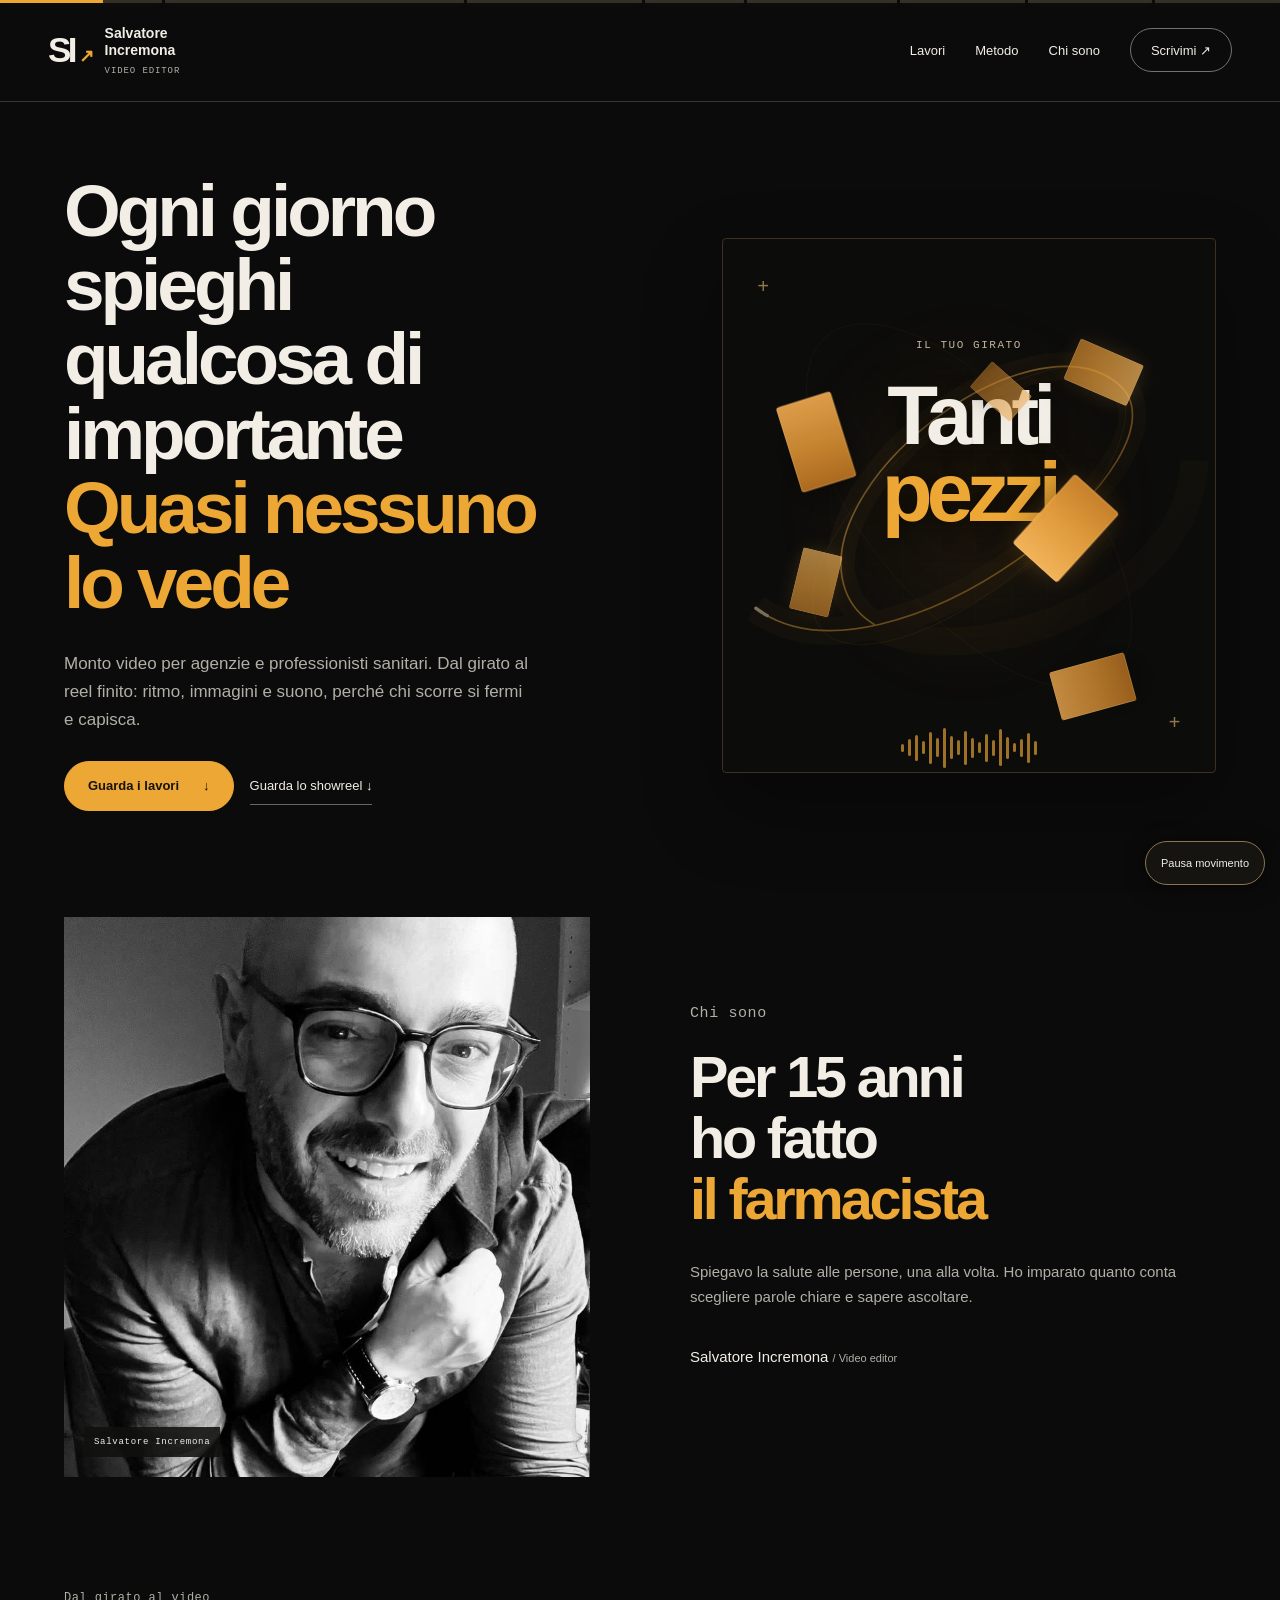
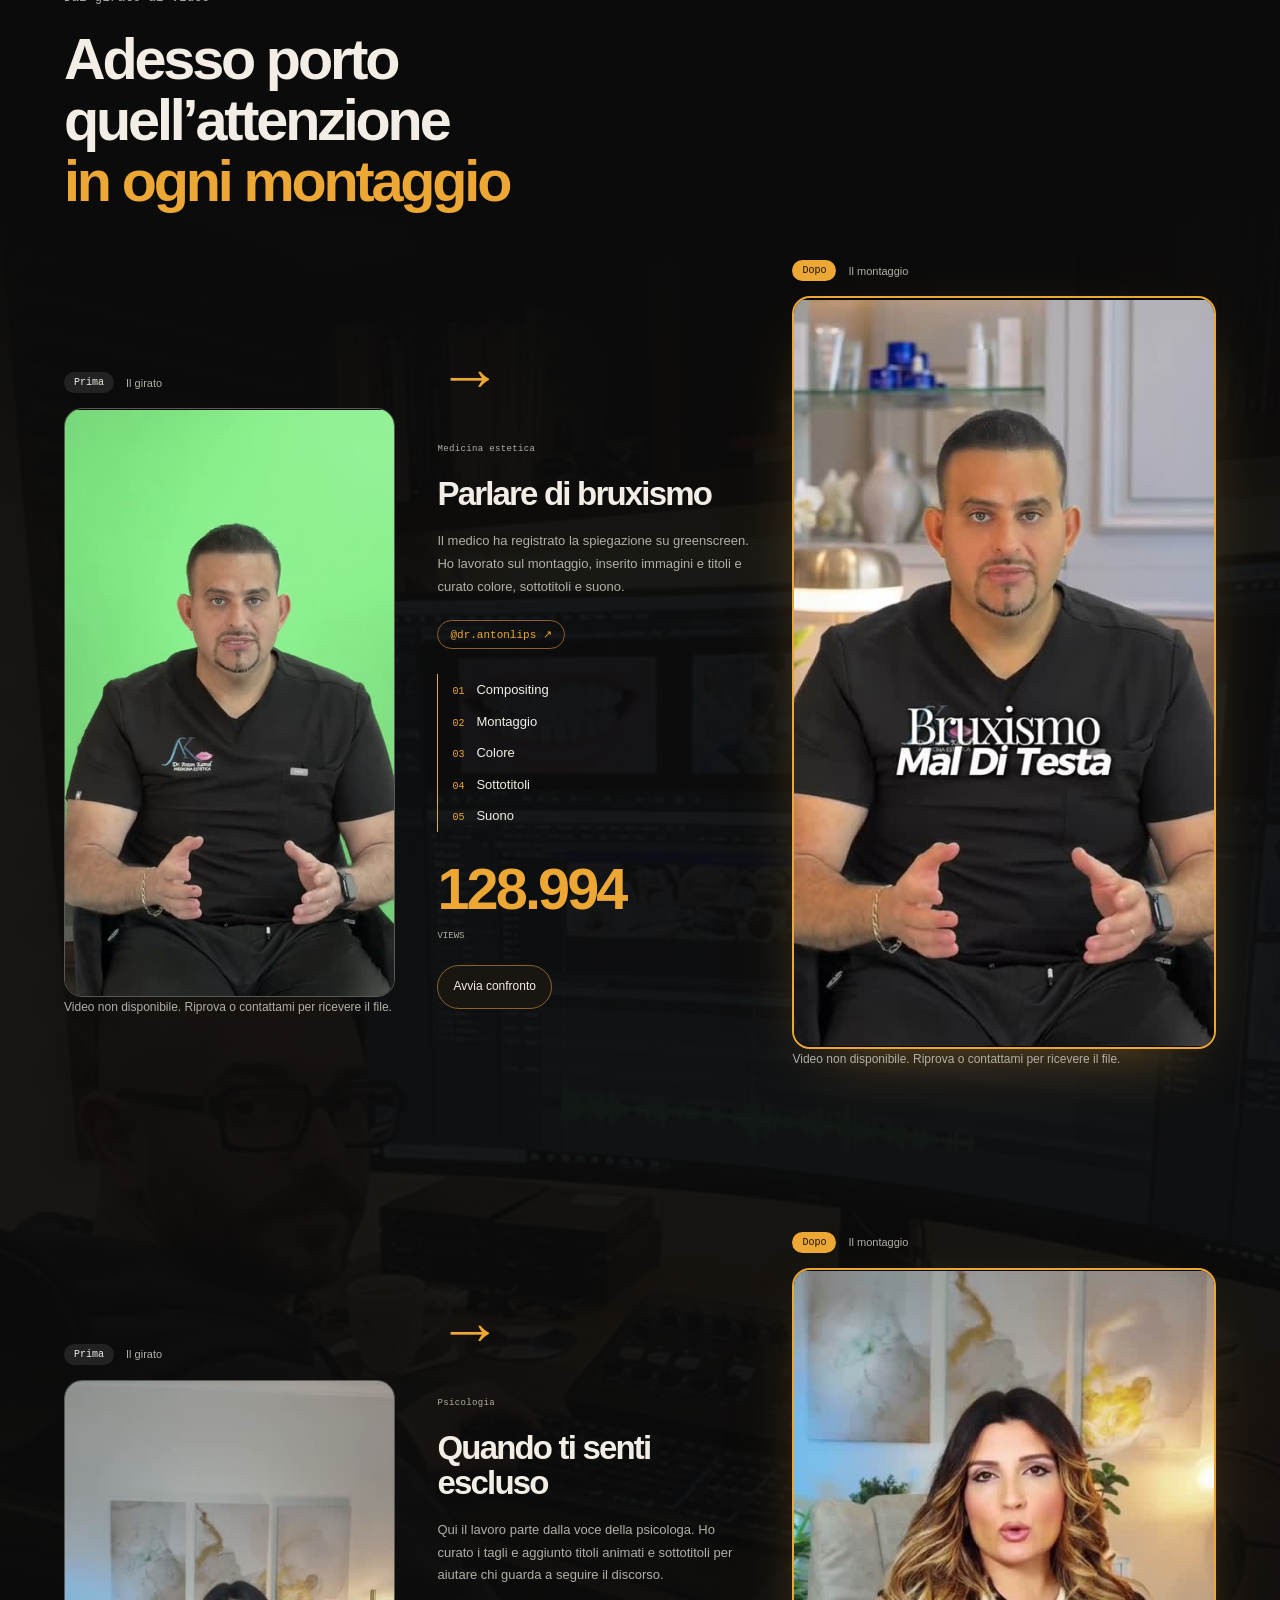
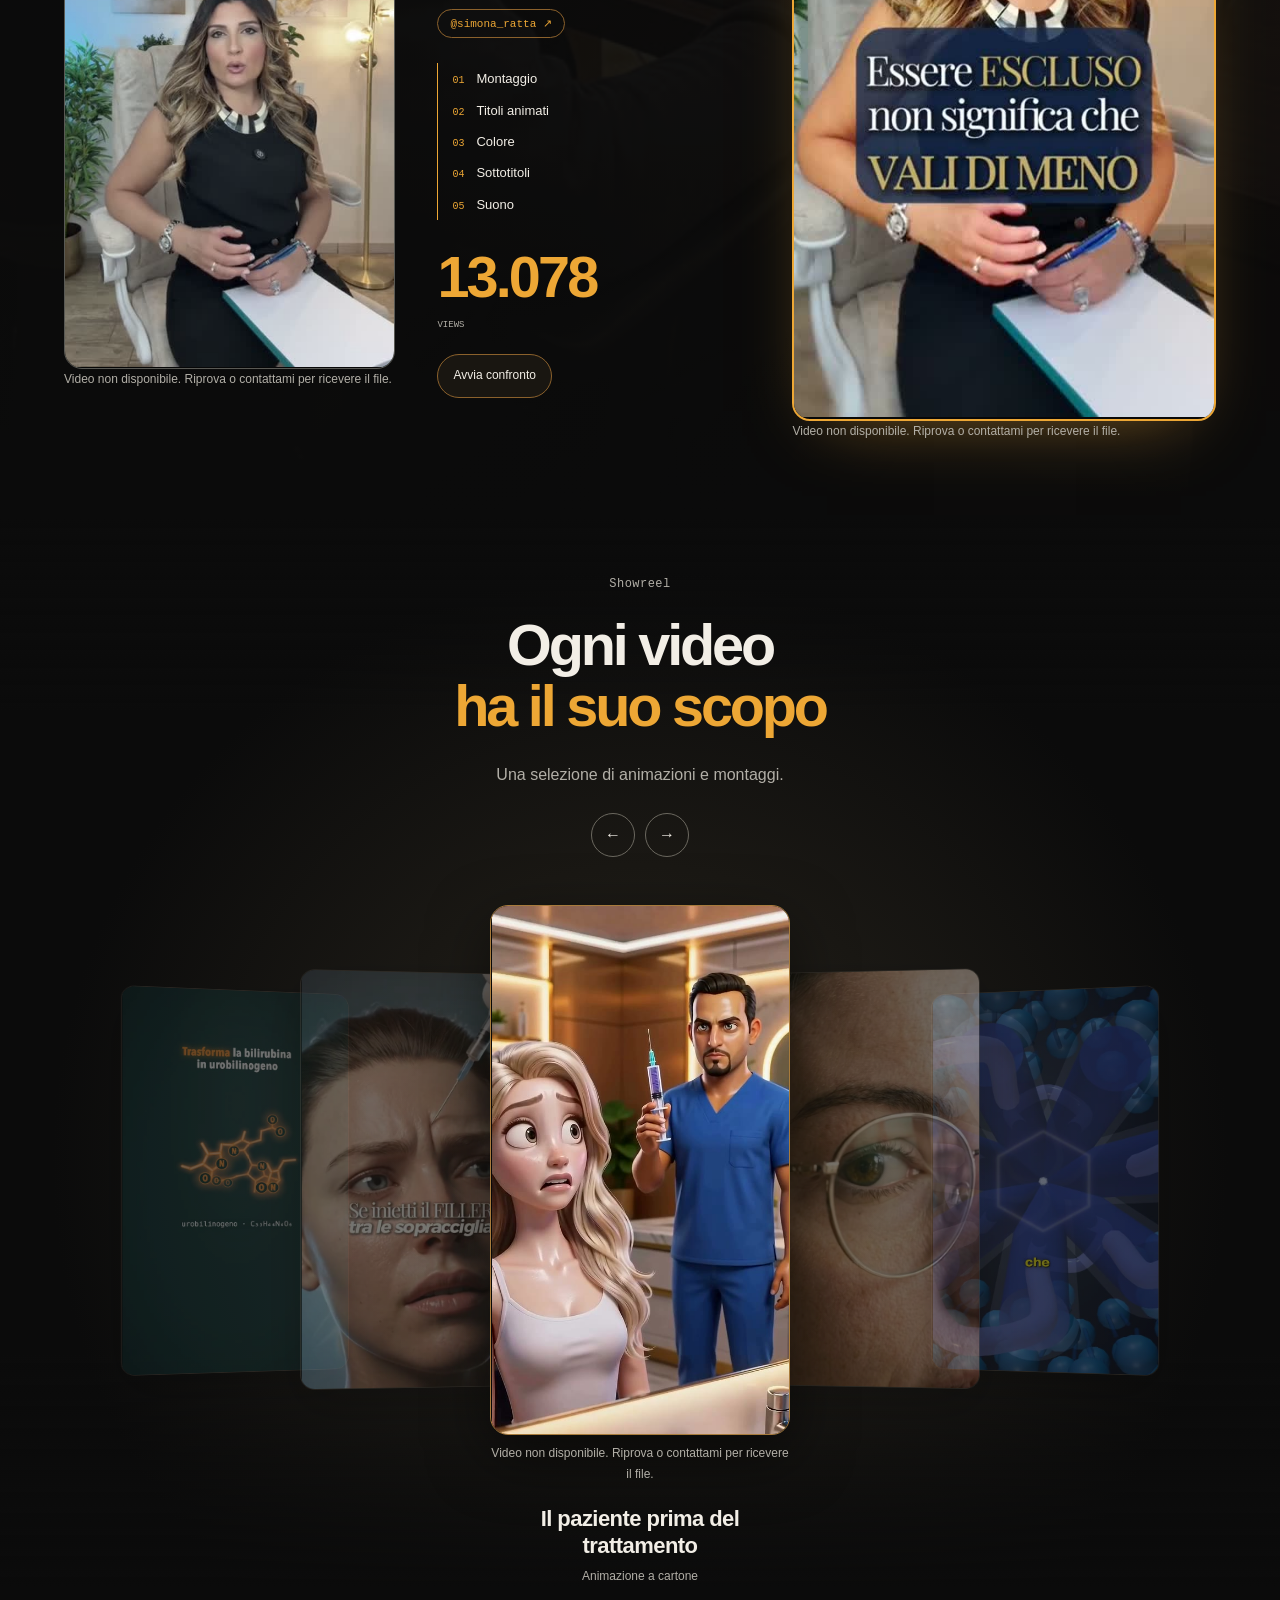
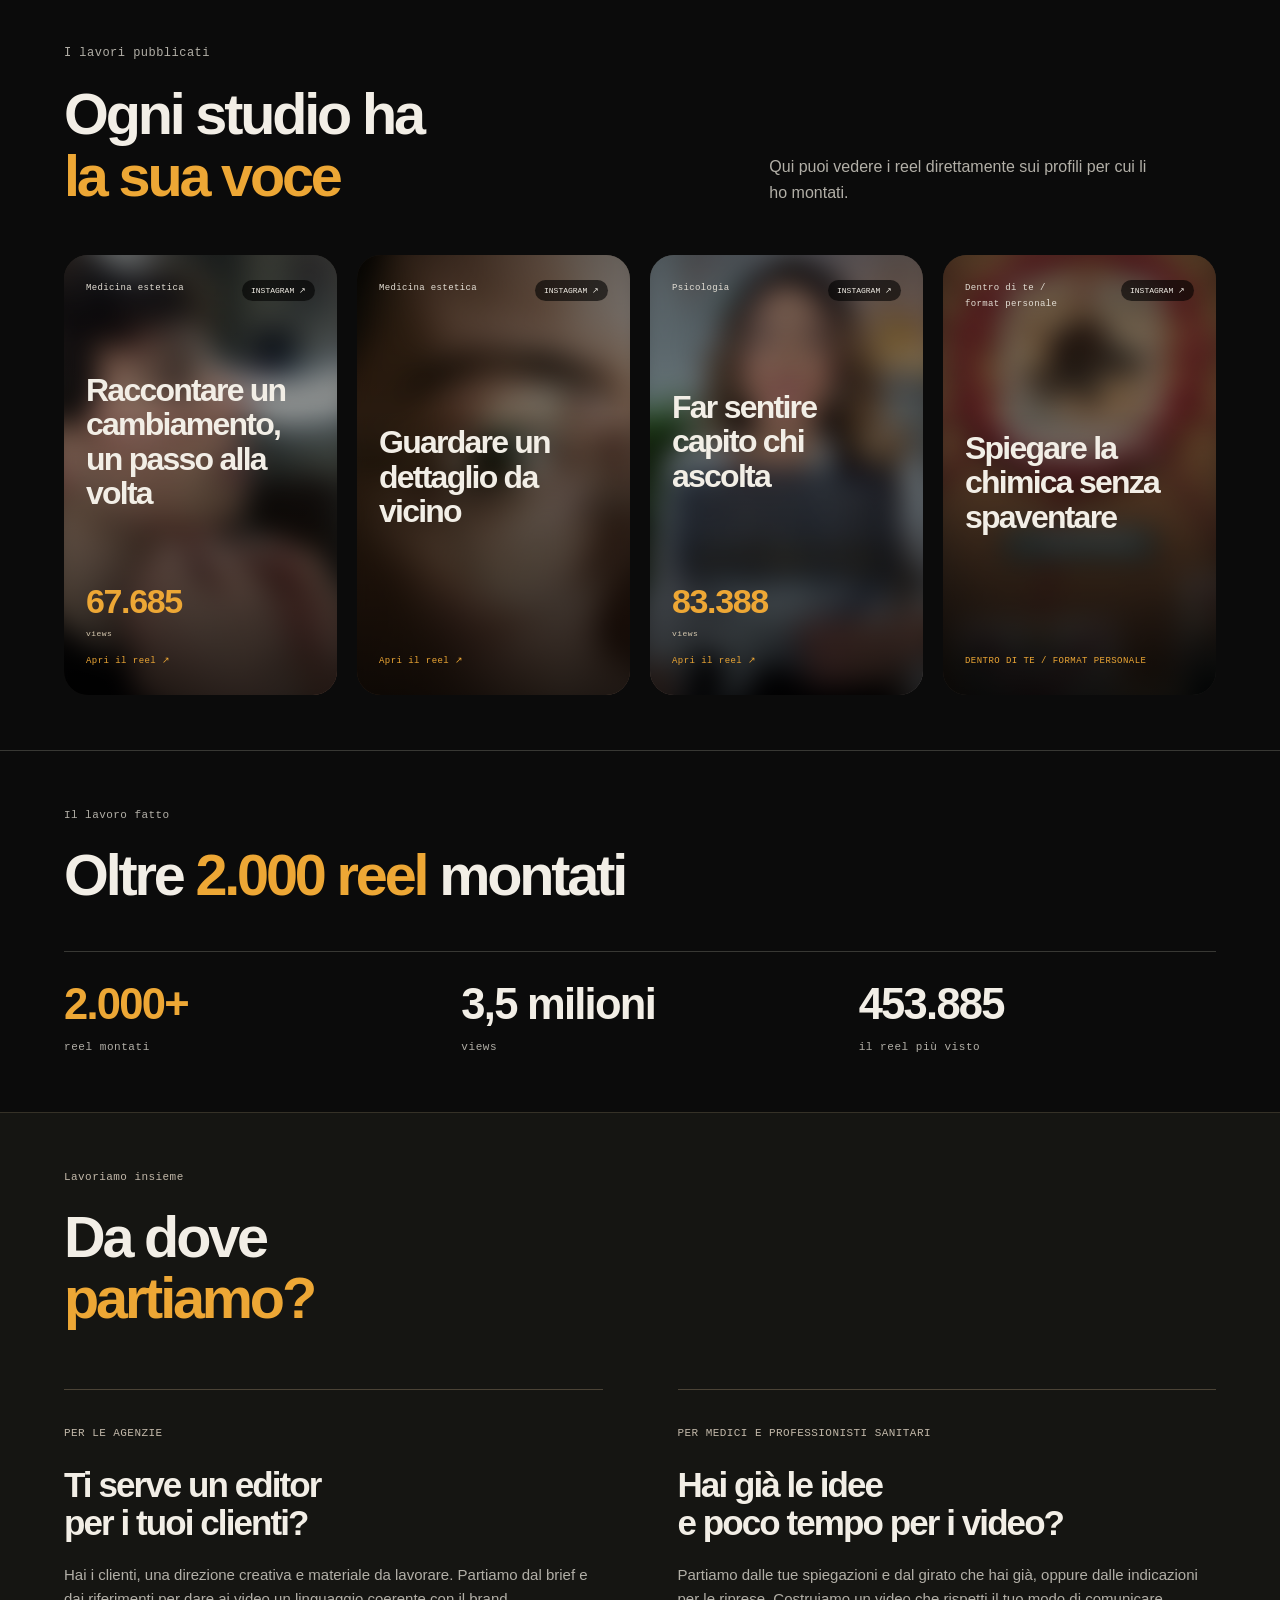
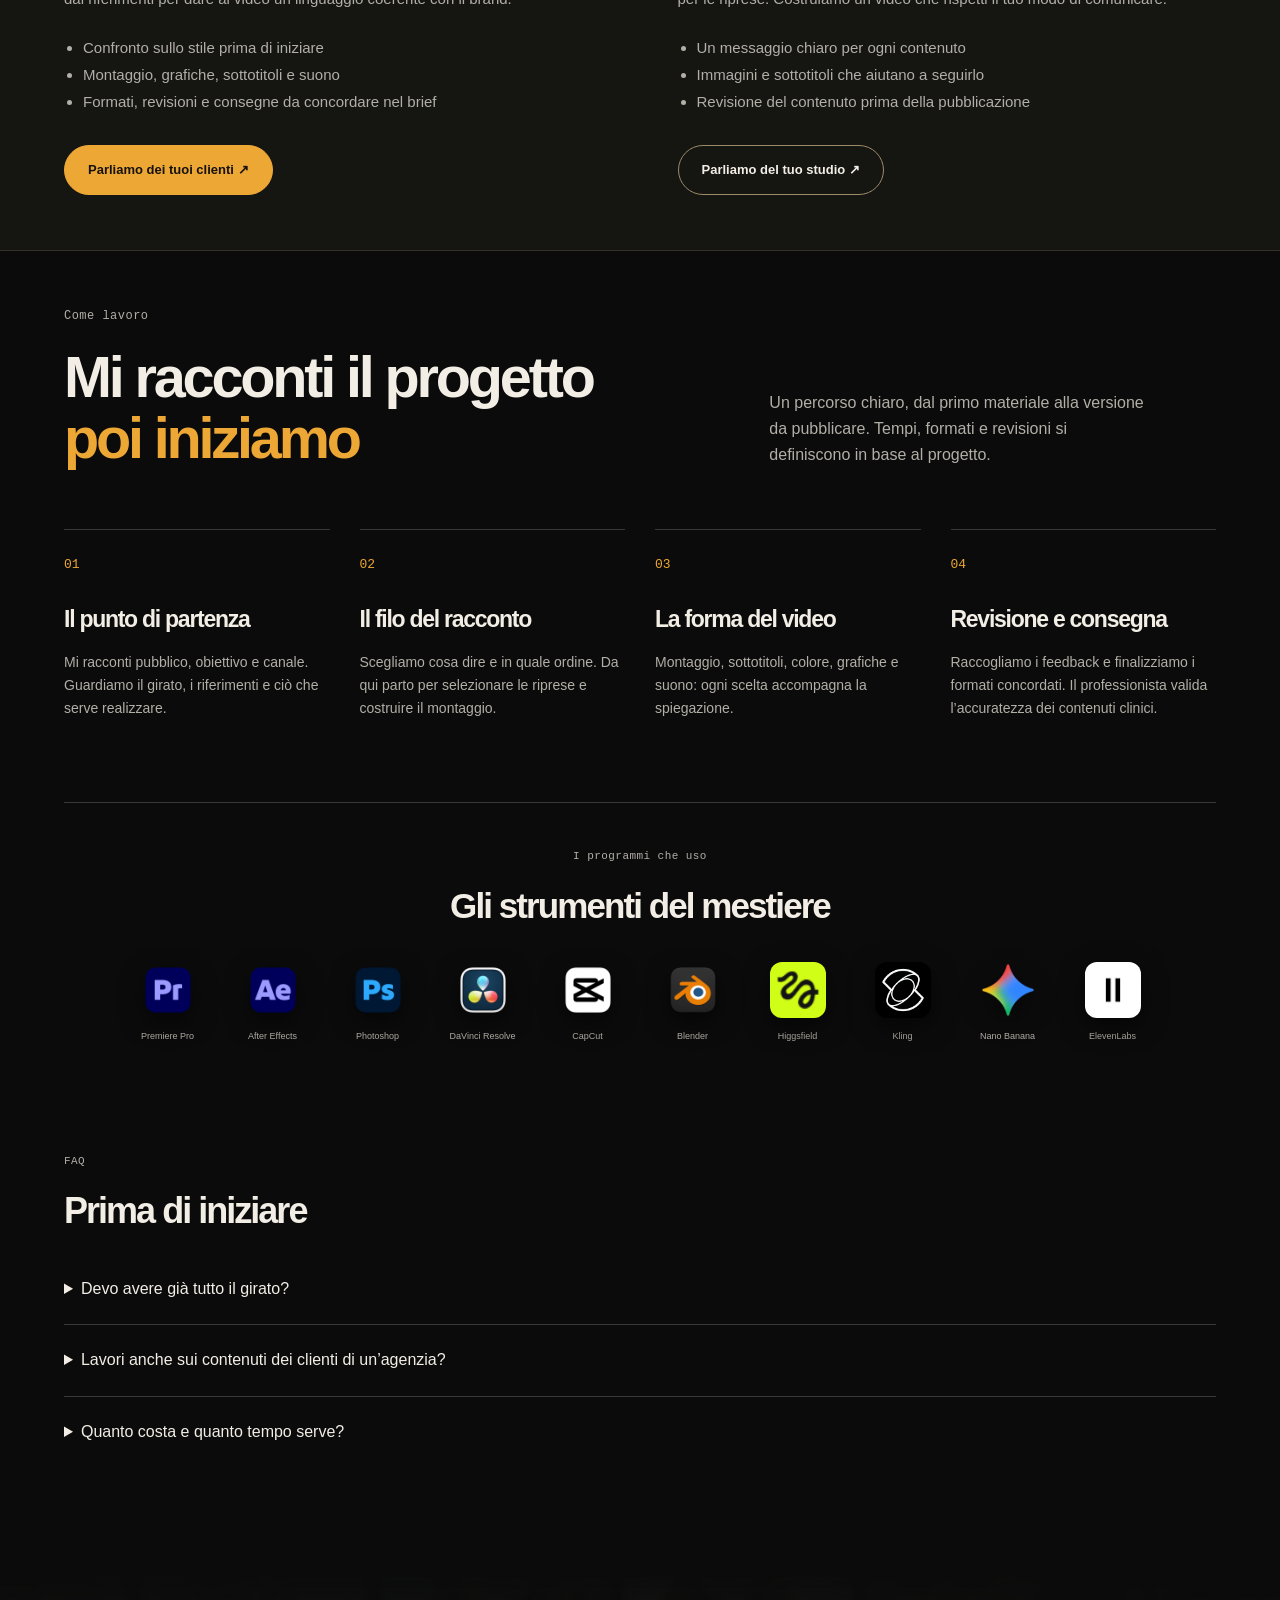
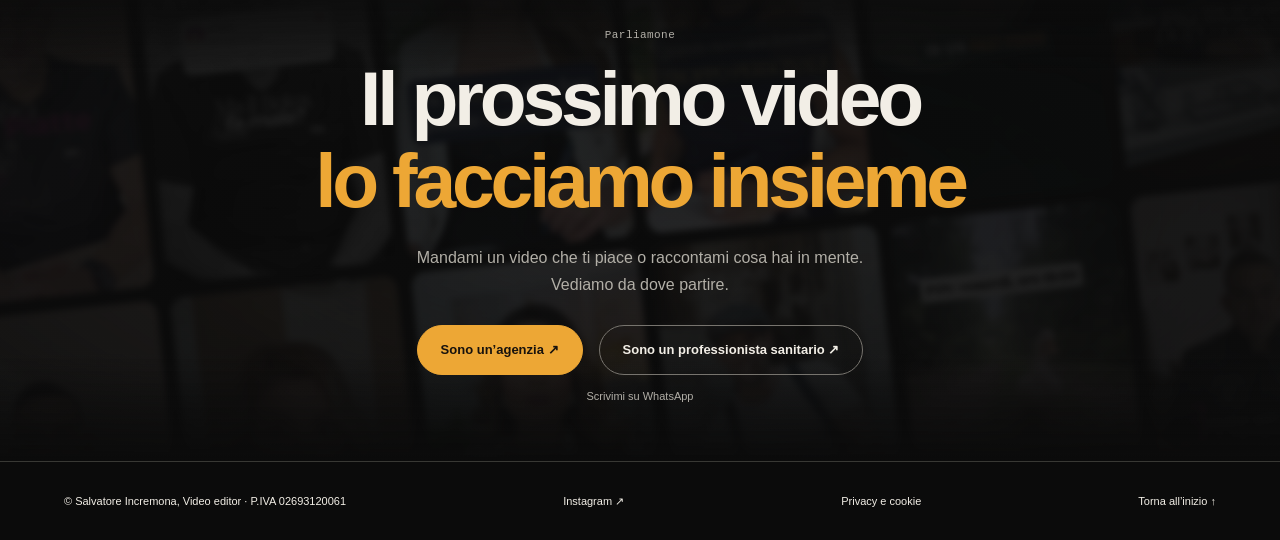
<file: index.html>
<!doctype html>
<html lang="it">
<!-- Fatto da GPT per Salvatore Incremona. Sorgenti modificabili: index.html, style.css e script.js. --><head>
<meta name="generator" content="Fatto da GPT"><meta charset="utf-8"><meta name="viewport" content="width=device-width, initial-scale=1"><meta name="theme-color" content="#10100f"><title>Salvatore Incremona — Video editor, linguaggio della salute</title><meta name="description" content="Montaggio video, storytelling e contenuti sanitari. Il portfolio di Salvatore Incremona: prima e dopo, selezione lavori e collaborazioni per agenzie e professionisti sanitari."><meta property="og:title" content="Salvatore Incremona — Video editor"><meta property="og:description" content="Conosco il linguaggio della salute. Gli do forma, un video alla volta."><meta property="og:type" content="website"><link rel="icon" href="favicon.svg" type="image/svg+xml"><link rel="stylesheet" href="style.css?v=27"><script src="script.js?v=30" defer></script></head>
<body><div class="reading-timeline" aria-hidden="true"><i data-scene="inizio"></i><i data-scene="lavori"></i><i data-scene="showreel"></i><i data-scene="risultati"></i><i data-scene="collaborazione"></i><i data-scene="metodo"></i><i data-scene="storia"></i><i data-scene="contatti"></i></div><a class="skip" href="#main">Salta al contenuto</a><header><a class="brand" href="#" aria-label="Salvatore Incremona, inizio"><span class="monogram">SI<span>↗</span></span><span>Salvatore<br>Incremona<span class="brand-role">VIDEO EDITOR</span></span></a><button class="menu-toggle" type="button" aria-expanded="false" aria-controls="primary-nav">Menu <span aria-hidden="true">+</span></button><nav id="primary-nav" aria-label="Navigazione principale"><a href="#lavori">Lavori</a><a href="#metodo">Metodo</a><a href="#storia">Chi sono</a><a class="nav-cta" href="#contatti">Scrivimi ↗</a><button class="motion-toggle" type="button" aria-pressed="false">Pausa movimento</button></nav></header>
<main id="main"><section id="inizio" class="hero wrap"><div class="hero-copy"><h1><span class="desktop-title">Ogni giorno spieghi<br>qualcosa di importante<br><em>Quasi nessuno<br>lo vede</em></span><span class="mobile-title">Ogni giorno spieghi qualcosa di importante<br><em>Quasi nessuno lo vede</em></span></h1><p class="intro">Monto video per agenzie e professionisti sanitari. Dal girato al reel finito: ritmo, immagini e suono, perché chi scorre si fermi e capisca.</p><div class="actions"><a class="button" href="#lavori">Guarda i lavori <span>↓</span></a><a class="text-link" href="#showreel">Guarda lo showreel ↓</a></div></div><div id="motion" class="motion-stage" role="img" aria-label="Animazione astratta del montaggio: frammenti che si ricompongono intorno alle parole la tua storia">
<div class="motion-grid" aria-hidden="true"></div>
<div class="motion-halo" aria-hidden="true"></div>
<svg class="motion-orbits" viewBox="0 0 600 650" fill="none" aria-hidden="true"><defs><linearGradient id="ribbon" x1="90" y1="50" x2="550" y2="600" gradientUnits="userSpaceOnUse"><stop stop-color="#ffd49c"/><stop offset=".45" stop-color="#eda735"/><stop offset="1" stop-color="#753e11"/></linearGradient></defs><g class="orbit-back"><ellipse cx="300" cy="325" rx="235" ry="100" transform="rotate(-40 300 325)" stroke="#eda735" stroke-opacity=".18"/><ellipse cx="300" cy="325" rx="270" ry="125" transform="rotate(50 300 325)" stroke="#eda735" stroke-opacity=".12"/></g><path class="ribbon-shadow" d="M40 450C200 570 590 260 480 175S100 300 150 430S570 470 575 270" stroke="url(#ribbon)" stroke-width="34"/><path class="ribbon-front" d="M40 450C200 570 590 260 480 175S100 300 150 430S570 470 575 270" stroke="url(#ribbon)" stroke-width="2" pathLength="100"/><path class="orbit-spark" d="M40 450C200 570 590 260 480 175S100 300 150 430S570 470 575 270" stroke="#ffe7bd" stroke-width="4" stroke-linecap="round" pathLength="100"/></svg>
<div class="motion-fragments m-clips" aria-hidden="true"><i style="--sx:6%;--sy:10%;--sr:-14deg;--dx:14%;--dy:16%;--dr:-6deg;--tx:8%;--k:0"></i><i style="--sx:70%;--sy:6%;--sr:12deg;--dx:64%;--dy:12%;--dr:5deg;--tx:22%;--k:1"></i><i style="--sx:40%;--sy:2%;--sr:-6deg;--dx:44%;--dy:8%;--dr:8deg;--tx:36%;--k:2"></i><i style="--sx:82%;--sy:40%;--sr:16deg;--dx:76%;--dy:34%;--dr:-4deg;--tx:50%;--k:3"></i><i style="--sx:2%;--sy:46%;--sr:9deg;--dx:8%;--dy:40%;--dr:-10deg;--tx:64%;--k:4"></i><i style="--sx:56%;--sy:44%;--sr:-18deg;--dx:52%;--dy:38%;--dr:6deg;--tx:78%;--k:5"></i></div>
<div class="motion-words" aria-hidden="true"><span class="mw-cap"><b class="c1">IL TUO GIRATO</b><b class="c2">MONTATO</b></span><strong class="mw"><span class="mw-a">Tanti<br><em>pezzi</em></span><span class="mw-b">Un solo<br><em>racconto</em></span></strong></div>
<div class="motion-cross cross-one" aria-hidden="true">+</div><div class="motion-cross cross-two" aria-hidden="true">+</div>
<div class="motion-sound" aria-hidden="true"><i style="--i:0;--h:8px"></i><i style="--i:1;--h:17px"></i><i style="--i:2;--h:26px"></i><i style="--i:3;--h:13px"></i><i style="--i:4;--h:32px"></i><i style="--i:5;--h:19px"></i><i style="--i:6;--h:40px"></i><i style="--i:7;--h:23px"></i><i style="--i:8;--h:15px"></i><i style="--i:9;--h:34px"></i><i style="--i:10;--h:20px"></i><i style="--i:11;--h:11px"></i><i style="--i:12;--h:28px"></i><i style="--i:13;--h:16px"></i><i style="--i:14;--h:37px"></i><i style="--i:15;--h:22px"></i><i style="--i:16;--h:9px"></i><i style="--i:17;--h:18px"></i><i style="--i:18;--h:30px"></i><i style="--i:19;--h:14px"></i></div></div></section>
<section id="storia" class="wrap section bio"><div class="portrait"><img src="assets/img/salvo_bn.jpg" alt="Salvatore Incremona" loading="lazy" decoding="async" width="800" height="1000"><span>Salvatore Incremona</span></div><div><p class="eyebrow">Chi sono</p><h2>Per 15 anni<br>ho fatto<br><em>il farmacista</em></h2><p>Spiegavo la salute alle persone, una alla volta. Ho imparato quanto conta scegliere parole chiare e sapere ascoltare.</p><p class="bio-sign">Salvatore Incremona <span>/ Video editor</span></p></div></section><section id="lavori" class="wrap section cinematic-cases"><div class="section-heading"><div><p class="eyebrow">Dal girato al video</p><h2>Adesso porto quell’attenzione<br><em>in ogni montaggio</em></h2></div></div><article class="case"><figure><figcaption><span>Prima</span> Il girato</figcaption><video playsinline muted preload="none" data-poster="assets/vid/per/kx_girato.jpg" aria-label="Girato originale, caso 01"><source src="assets/vid/per/kx_girato.mp4" type="video/mp4"><a href="assets/vid/per/kx_girato.mp4">Scarica il video: Girato originale, caso 01</a></video></figure><div class="case-info"><span class="transform-arrow" aria-hidden="true">→</span><span class="eyebrow">Medicina estetica</span><h3>Parlare di bruxismo</h3><p>Il medico ha registrato la spiegazione su greenscreen. Ho lavorato sul montaggio, inserito immagini e titoli e curato colore, sottotitoli e suono.</p><a href="https://www.instagram.com/reel/DXuIiNVCL_R/" target="_blank" rel="noopener noreferrer">@dr.antonlips ↗</a><ol class="edit-list"><li><span>01</span>Compositing</li><li><span>02</span>Montaggio</li><li><span>03</span>Colore</li><li><span>04</span>Sottotitoli</li><li><span>05</span>Suono</li></ol><button class="compare-switch" type="button" aria-pressed="false">Ingrandisci il girato</button><p class="case-metric"><strong data-count="129000">129.000</strong><span>views</span></p></div><figure><figcaption><span>Dopo</span> Il montaggio</figcaption><video playsinline muted preload="none" data-poster="assets/vid/per/kx_finale.jpg" aria-label="Montaggio finale, caso 01"><source src="assets/vid/per/kx_finale.mp4" type="video/mp4"><a href="assets/vid/per/kx_finale.mp4">Scarica il video: Montaggio finale, caso 01</a></video></figure></article><article class="case"><figure><figcaption><span>Prima</span> Il girato</figcaption><video playsinline muted preload="none" data-poster="assets/vid/per/p1_girato.jpg" aria-label="Girato originale, caso 02"><source src="assets/vid/per/p1_girato.mp4" type="video/mp4"><a href="assets/vid/per/p1_girato.mp4">Scarica il video: Girato originale, caso 02</a></video></figure><div class="case-info"><span class="transform-arrow" aria-hidden="true">→</span><span class="eyebrow">Psicologia</span><h3>Quando ti senti escluso</h3><p>Qui il lavoro parte dalla voce della psicologa. Ho curato i tagli e aggiunto titoli animati e sottotitoli per aiutare chi guarda a seguire il discorso.</p><a href="https://www.instagram.com/reel/DecQYH0ofAg/" target="_blank" rel="noopener noreferrer">@simona_ratta ↗</a><ol class="edit-list"><li><span>01</span>Montaggio</li><li><span>02</span>Titoli animati</li><li><span>03</span>Colore</li><li><span>04</span>Sottotitoli</li><li><span>05</span>Suono</li></ol><button class="compare-switch" type="button" aria-pressed="false">Ingrandisci il girato</button><p class="case-metric"><strong data-count="13100">13.100</strong><span>views</span></p></div><figure><figcaption><span>Dopo</span> Il montaggio</figcaption><video playsinline muted preload="none" data-poster="assets/vid/per/p5_finale.jpg" aria-label="Montaggio finale, caso 02"><source src="assets/vid/per/p5_finale.mp4" type="video/mp4"><a href="assets/vid/per/p5_finale.mp4">Scarica il video: Montaggio finale, caso 02</a></video></figure></article></section>
<section id="showreel" class="section show-section"><div class="wrap"><div class="section-heading"><div><p class="eyebrow">Showreel</p><h2>Ogni video<br><em>ha il suo scopo</em></h2></div><div><p>Una selezione di animazioni e montaggi.</p><div class="rail-controls"><button type="button" data-scroll="-1" aria-label="Clip precedenti">←</button><button type="button" data-scroll="1" aria-label="Clip successive">→</button></div></div></div><div class="reel-rail" tabindex="0" role="region" aria-roledescription="carosello" aria-label="Showreel: selezione di clip"><article class="reel"><video data-audio="false" playsinline muted loop preload="none" data-poster="assets/vid/wow/cart.jpg" aria-label="Il paziente prima del trattamento"><source src="assets/vid/wow/cart.mp4" type="video/mp4"><a href="assets/vid/wow/cart.mp4">Scarica il video: Spiegare con le immagini</a></video><h3>Il paziente prima del trattamento</h3><p>Animazione a cartone</p></article><article class="reel"><video data-audio="false" playsinline muted loop preload="none" data-poster="assets/vid/wow/occh.jpg" aria-label="Paura del botox"><source src="assets/vid/wow/occh.mp4" type="video/mp4"><a href="assets/vid/wow/occh.mp4">Scarica il video: Un altro punto di vista</a></video><h3>Paura del botox</h3><p>Primi piani e ritmo del montaggio</p></article><article class="reel"><video data-audio="false" playsinline muted loop preload="none" data-poster="assets/vid/wow/psil.jpg" aria-label="La psilocibina nel cervello"><source src="assets/vid/wow/psil.mp4" type="video/mp4"><a href="assets/vid/wow/psil.mp4">Scarica il video: Dentro una spiegazione</a></video><h3>La psilocibina nel cervello</h3><p>Recettori animati in 3D</p></article><article class="reel"><video data-audio="false" playsinline muted loop preload="none" data-poster="assets/vid/wow/pink.jpg" aria-label="Un anello in 3D"><source src="assets/vid/wow/pink.mp4" type="video/mp4"><a href="assets/vid/wow/pink.mp4">Scarica il video: Luce e dettagli</a></video><h3>Un anello in 3D</h3><p>Modellazione, luci e materiali in Blender</p></article><article class="reel"><video data-audio="false" playsinline muted loop preload="none" data-poster="assets/vid/wow/papr.jpg" aria-label="L’articolo 56 sulla privacy"><source src="assets/vid/wow/papr.mp4" type="video/mp4"><a href="assets/vid/wow/papr.mp4">Scarica il video: Quando conta una parola</a></video><h3>L’articolo 56 sulla privacy</h3><p>Titoli e ritagli di giornale animati</p></article><article class="reel"><video data-audio="false" playsinline muted loop preload="none" data-poster="assets/vid/wow/urin.jpg" aria-label="Perché la pipì è gialla"><source src="assets/vid/wow/urin.mp4" type="video/mp4"><a href="assets/vid/wow/urin.mp4">Scarica il video: Dentro di te</a></video><h3>Perché la pipì è gialla</h3><p>Molecole animate, format Dentro di te</p></article><article class="reel"><video data-audio="false" playsinline muted loop muted preload="none" data-poster="assets/vid/wow/filler.jpg" aria-label="I rischi del filler"><source src="assets/vid/wow/filler.mp4" type="video/mp4"><a href="assets/vid/wow/filler.mp4">Guarda il video</a></video><h3>I rischi del filler</h3><p>Anatomia 3D dei vasi del viso</p><a class="reel-source" href="https://www.instagram.com/reel/DaD2DkoufEr/" target="_blank" rel="noopener noreferrer">Reel originale ↗</a></article></div><p class="small"><span class="reel-status" aria-live="polite">Clip 1 di 7</span></p></div></section>
<section class="wrap section"><div class="section-heading"><div><p class="eyebrow">I lavori pubblicati</p><h2>Ogni studio ha<br><em>la sua voce</em></h2></div><p>Qui puoi vedere i reel direttamente sui profili per cui li ho montati.</p></div><div class="work-grid"><a class="work" href="https://www.instagram.com/reel/DV1eesEiFO8/" target="_blank" rel="noopener noreferrer"><img class="work-backdrop" loading="lazy" decoding="async" src="assets/vid/wow/masc.jpg" alt="" width="360" height="640"><div class="work-top"><span class="eyebrow">Medicina estetica</span><span class="ig-badge">INSTAGRAM ↗</span></div><h3>Raccontare un cambiamento, un passo alla volta</h3><span class="work-bottom"><strong data-count="71100">71.100</strong><small>views</small><span>Apri il reel ↗</span></span></a><a class="work" href="https://www.instagram.com/reel/DXw5EFDIpWY/" target="_blank" rel="noopener noreferrer"><img class="work-backdrop" loading="lazy" decoding="async" src="assets/vid/wow/occh.jpg" alt="" width="360" height="640"><div class="work-top"><span class="eyebrow">Medicina estetica</span><span class="ig-badge">INSTAGRAM ↗</span></div><h3>Guardare un dettaglio da vicino</h3><span class="work-bottom"><span>Apri il reel ↗</span></span></a><a class="work" href="https://www.instagram.com/reel/DadSgkGoaPQ/" target="_blank" rel="noopener noreferrer"><img class="work-backdrop" loading="lazy" decoding="async" src="assets/vid/wow/sim2.jpg" alt="" width="360" height="640"><div class="work-top"><span class="eyebrow">Psicologia</span><span class="ig-badge">INSTAGRAM ↗</span></div><h3>Far sentire capito chi ascolta</h3><span class="work-bottom"><strong data-count="87600">87.600</strong><small>views</small><span>Apri il reel ↗</span></span></a><a class="work" href="https://www.instagram.com/reel/DeixGm0jXjR/" target="_blank" rel="noopener noreferrer"><img class="work-backdrop" loading="lazy" decoding="async" src="assets/vid/wow/liqu.jpg" alt="" width="360" height="640"><div class="work-top"><span class="eyebrow">Dentro di te / format personale</span><span class="ig-badge">INSTAGRAM ↗</span></div><h3>Spiegare la chimica senza spaventare</h3><span class="work-bottom">DENTRO DI TE / FORMAT PERSONALE</span></a></div></section>
<section id="risultati" class="wrap section results"><p class="eyebrow">Il lavoro fatto</p><h2>Oltre <em>2.000 reel</em> montati</h2><div class="results-row"><div><strong>2.000+</strong><span>reel montati</span></div><div><strong>3,5 milioni</strong><span>views</span></div><div><strong data-count="495000">495.000</strong><span>il reel più visto</span></div></div></section><section id="collaborazione" class="audiences section"><div class="wrap"><p class="eyebrow">Lavoriamo insieme</p><h2>Da dove<br><em>partiamo?</em></h2><div class="audience-tabs" role="group" aria-label="Come vuoi collaborare"><button type="button" data-audience="agenzie" aria-pressed="true">Sono un’agenzia</button><button type="button" data-audience="sanitari" aria-pressed="false">Comunico la salute</button></div><div class="audience-grid"><article id="agenzie" class="audience-active"><span class="eyebrow">PER LE AGENZIE</span><h3>Ti serve un editor<br>per i tuoi clienti?</h3><p>Hai i clienti, una direzione creativa e materiale da lavorare. Partiamo dal brief e dai riferimenti per dare ai video un linguaggio coerente con il brand.</p><ul><li>Confronto sullo stile prima di iniziare</li><li>Montaggio, grafiche, sottotitoli e suono</li><li>Formati, revisioni e consegne da concordare nel brief</li></ul><a class="button" href="https://wa.me/393407973593?text=Ciao%20Salvatore%2C%20ti%20contatto%20per%20un%E2%80%99agenzia.%20Vorrei%20parlarti%20dei%20video%20per%20i%20nostri%20clienti.">Parliamo dei tuoi clienti ↗</a></article><article id="sanitari"><span class="eyebrow">PER MEDICI E PROFESSIONISTI SANITARI</span><h3>Hai già le idee<br>e poco tempo per i video?</h3><p>Partiamo dalle tue spiegazioni e dal girato che hai già, oppure dalle indicazioni per le riprese. Costruiamo un video che rispetti il tuo modo di comunicare.</p><ul><li>Un messaggio chiaro per ogni contenuto</li><li>Immagini e sottotitoli che aiutano a seguirlo</li><li>Revisione del contenuto prima della pubblicazione</li></ul><a class="button secondary" href="https://wa.me/393407973593?text=Ciao%20Salvatore%2C%20sono%20un%20professionista%20sanitario.%20Vorrei%20parlarti%20dei%20video%20per%20il%20mio%20studio.">Parliamo del tuo studio ↗</a></article></div></div></section>
<section id="metodo" class="wrap section"><div class="section-heading"><div><p class="eyebrow">Come lavoro</p><h2>Mi racconti il progetto<br><em>poi iniziamo</em></h2></div><p>Un percorso chiaro, dal primo materiale alla versione da pubblicare. Tempi, formati e revisioni si definiscono in base al progetto.</p></div><ol class="steps"><li><span>01</span><h3>Il punto di partenza</h3><p>Mi racconti pubblico, obiettivo e canale. Guardiamo il girato, i riferimenti e ciò che serve realizzare.</p></li><li><span>02</span><h3>Il filo del racconto</h3><p>Scegliamo cosa dire e in quale ordine. Da qui parto per selezionare le riprese e costruire il montaggio.</p></li><li><span>03</span><h3>La forma del video</h3><p>Montaggio, sottotitoli, colore, grafiche e suono: ogni scelta accompagna la spiegazione.</p></li><li><span>04</span><h3>Revisione e consegna</h3><p>Raccogliamo i feedback e finalizziamo i formati concordati. Il professionista valida l’accuratezza dei contenuti clinici.</p></li></ol><div class="tools"><p class="eyebrow">I programmi che uso</p><h3>Gli strumenti del mestiere</h3><ul><li><img src="assets/img/app/premiere.png" alt="" width="56" height="56" loading="lazy"><span>Premiere Pro</span></li><li><img src="assets/img/app/aftereffects.png" alt="" width="56" height="56" loading="lazy"><span>After Effects</span></li><li><img src="assets/img/app/photoshop.png" alt="" width="56" height="56" loading="lazy"><span>Photoshop</span></li><li><img src="assets/img/app/davinci.png" alt="" width="56" height="56" loading="lazy"><span>DaVinci Resolve</span></li><li><img src="assets/img/app/capcut.png" alt="" width="56" height="56" loading="lazy"><span>CapCut</span></li><li><img src="assets/img/app/blender.png" alt="" width="56" height="56" loading="lazy"><span>Blender</span></li><li><img src="assets/img/app/higgsfield.png" alt="" width="56" height="56" loading="lazy"><span>Higgsfield</span></li><li><img src="assets/img/app/kling.png" alt="" width="56" height="56" loading="lazy"><span>Kling</span></li><li><img src="assets/img/app/nanobanana.png" alt="" width="56" height="56" loading="lazy"><span>Nano Banana</span></li><li><img src="assets/img/app/elevenlabs.png" alt="" width="56" height="56" loading="lazy"><span>ElevenLabs</span></li></ul></div></section>

<section class="wrap section faq"><p class="eyebrow">FAQ</p><h2>Prima di iniziare</h2><details><summary>Devo avere già tutto il girato?</summary><p>Possiamo partire dai video che hai. Se devi ancora registrare, parliamo prima di inquadratura, audio e materiale necessario al montaggio.</p></details><details><summary>Lavori anche sui contenuti dei clienti di un’agenzia?</summary><p>Sì. Nel primo confronto definiamo referente, brief, identità del brand e modalità di feedback. Indica quanti video ti servono e con quale frequenza.</p></details><details><summary>Quanto costa e quanto tempo serve?</summary><p>Dipende da durata, quantità di girato, grafiche e formati. Inviami un esempio e le scadenze: definiamo insieme il perimetro prima di iniziare.</p></details></section>
<section id="contatti" class="contact"><div class="contact-mosaic" aria-hidden="true"><div class="mosaic-column" style="--column:0"><div class="mosaic-run"><img src="assets/vid/top/w_DVRJ_0TCKMZ.jpg" alt="" width="360" height="640" loading="lazy" decoding="async"><img src="assets/vid/top/w_DVglAZJEbc0.jpg" alt="" width="360" height="640" loading="lazy" decoding="async"><img src="assets/vid/top/w_DVt2UqgDtiE.jpg" alt="" width="360" height="640" loading="lazy" decoding="async"><img src="assets/vid/top/w_DWEtfOgiDBS.jpg" alt="" width="360" height="640" loading="lazy" decoding="async"><img src="assets/vid/top/w_DWHgWXMiJY7.jpg" alt="" width="360" height="640" loading="lazy" decoding="async"><img src="assets/vid/top/w_DXPVdLkCJI4.jpg" alt="" width="360" height="640" loading="lazy" decoding="async"><img src="assets/vid/top/w_DXpLd0ZiC2r.jpg" alt="" width="360" height="640" loading="lazy" decoding="async"><img src="assets/vid/top/w_DXuIiNVCL_R.jpg" alt="" width="360" height="640" loading="lazy" decoding="async"></div><div class="mosaic-run"><img src="assets/vid/top/w_DVRJ_0TCKMZ.jpg" alt="" width="360" height="640" loading="lazy" decoding="async"><img src="assets/vid/top/w_DVglAZJEbc0.jpg" alt="" width="360" height="640" loading="lazy" decoding="async"><img src="assets/vid/top/w_DVt2UqgDtiE.jpg" alt="" width="360" height="640" loading="lazy" decoding="async"><img src="assets/vid/top/w_DWEtfOgiDBS.jpg" alt="" width="360" height="640" loading="lazy" decoding="async"><img src="assets/vid/top/w_DWHgWXMiJY7.jpg" alt="" width="360" height="640" loading="lazy" decoding="async"><img src="assets/vid/top/w_DXPVdLkCJI4.jpg" alt="" width="360" height="640" loading="lazy" decoding="async"><img src="assets/vid/top/w_DXpLd0ZiC2r.jpg" alt="" width="360" height="640" loading="lazy" decoding="async"><img src="assets/vid/top/w_DXuIiNVCL_R.jpg" alt="" width="360" height="640" loading="lazy" decoding="async"></div></div><div class="mosaic-column" style="--column:1"><div class="mosaic-run"><img src="assets/vid/top/w_DXPVdLkCJI4.jpg" alt="" width="360" height="640" loading="lazy" decoding="async"><img src="assets/vid/top/w_DXpLd0ZiC2r.jpg" alt="" width="360" height="640" loading="lazy" decoding="async"><img src="assets/vid/top/w_DXuIiNVCL_R.jpg" alt="" width="360" height="640" loading="lazy" decoding="async"><img src="assets/vid/top/w_DXw5EFDIpWY.jpg" alt="" width="360" height="640" loading="lazy" decoding="async"><img src="assets/vid/top/w_DYpRrNHI_uP.jpg" alt="" width="360" height="640" loading="lazy" decoding="async"><img src="assets/vid/top/w_DaSt6M3Iph2.jpg" alt="" width="360" height="640" loading="lazy" decoding="async"><img src="assets/vid/top/w_DadSgkGoaPQ.jpg" alt="" width="360" height="640" loading="lazy" decoding="async"><img src="assets/vid/top/w_Dbs7eWEIRny.jpg" alt="" width="360" height="640" loading="lazy" decoding="async"></div><div class="mosaic-run"><img src="assets/vid/top/w_DXPVdLkCJI4.jpg" alt="" width="360" height="640" loading="lazy" decoding="async"><img src="assets/vid/top/w_DXpLd0ZiC2r.jpg" alt="" width="360" height="640" loading="lazy" decoding="async"><img src="assets/vid/top/w_DXuIiNVCL_R.jpg" alt="" width="360" height="640" loading="lazy" decoding="async"><img src="assets/vid/top/w_DXw5EFDIpWY.jpg" alt="" width="360" height="640" loading="lazy" decoding="async"><img src="assets/vid/top/w_DYpRrNHI_uP.jpg" alt="" width="360" height="640" loading="lazy" decoding="async"><img src="assets/vid/top/w_DaSt6M3Iph2.jpg" alt="" width="360" height="640" loading="lazy" decoding="async"><img src="assets/vid/top/w_DadSgkGoaPQ.jpg" alt="" width="360" height="640" loading="lazy" decoding="async"><img src="assets/vid/top/w_Dbs7eWEIRny.jpg" alt="" width="360" height="640" loading="lazy" decoding="async"></div></div><div class="mosaic-column" style="--column:2"><div class="mosaic-run"><img src="assets/vid/top/w_DaSt6M3Iph2.jpg" alt="" width="360" height="640" loading="lazy" decoding="async"><img src="assets/vid/top/w_DadSgkGoaPQ.jpg" alt="" width="360" height="640" loading="lazy" decoding="async"><img src="assets/vid/top/w_Dbs7eWEIRny.jpg" alt="" width="360" height="640" loading="lazy" decoding="async"><img src="assets/vid/top/w_DcF74l6IY5d.jpg" alt="" width="360" height="640" loading="lazy" decoding="async"><img src="assets/vid/top/w_DdHSfO7oRCD.jpg" alt="" width="360" height="640" loading="lazy" decoding="async"><img src="assets/vid/top/w_DdWtpAtoO1x.jpg" alt="" width="360" height="640" loading="lazy" decoding="async"><img src="assets/vid/top/w_DeQRiBePVLb.jpg" alt="" width="360" height="640" loading="lazy" decoding="async"><img src="assets/vid/top/w_DeUcSu2hrft.jpg" alt="" width="360" height="640" loading="lazy" decoding="async"></div><div class="mosaic-run"><img src="assets/vid/top/w_DaSt6M3Iph2.jpg" alt="" width="360" height="640" loading="lazy" decoding="async"><img src="assets/vid/top/w_DadSgkGoaPQ.jpg" alt="" width="360" height="640" loading="lazy" decoding="async"><img src="assets/vid/top/w_Dbs7eWEIRny.jpg" alt="" width="360" height="640" loading="lazy" decoding="async"><img src="assets/vid/top/w_DcF74l6IY5d.jpg" alt="" width="360" height="640" loading="lazy" decoding="async"><img src="assets/vid/top/w_DdHSfO7oRCD.jpg" alt="" width="360" height="640" loading="lazy" decoding="async"><img src="assets/vid/top/w_DdWtpAtoO1x.jpg" alt="" width="360" height="640" loading="lazy" decoding="async"><img src="assets/vid/top/w_DeQRiBePVLb.jpg" alt="" width="360" height="640" loading="lazy" decoding="async"><img src="assets/vid/top/w_DeUcSu2hrft.jpg" alt="" width="360" height="640" loading="lazy" decoding="async"></div></div><div class="mosaic-column" style="--column:3"><div class="mosaic-run"><img src="assets/vid/top/w_DdWtpAtoO1x.jpg" alt="" width="360" height="640" loading="lazy" decoding="async"><img src="assets/vid/top/w_DeQRiBePVLb.jpg" alt="" width="360" height="640" loading="lazy" decoding="async"><img src="assets/vid/top/w_DeUcSu2hrft.jpg" alt="" width="360" height="640" loading="lazy" decoding="async"><img src="assets/vid/top/w_DeZ5TOPPx54.jpg" alt="" width="360" height="640" loading="lazy" decoding="async"><img src="assets/vid/top/w_DecQYH0ofAg.jpg" alt="" width="360" height="640" loading="lazy" decoding="async"><img src="assets/vid/top/w_DeixGm0jXjR.jpg" alt="" width="360" height="640" loading="lazy" decoding="async"><img src="assets/vid/top/w_DejtJqWocky.jpg" alt="" width="360" height="640" loading="lazy" decoding="async"><img src="assets/vid/top/w_DVRJ_0TCKMZ.jpg" alt="" width="360" height="640" loading="lazy" decoding="async"></div><div class="mosaic-run"><img src="assets/vid/top/w_DdWtpAtoO1x.jpg" alt="" width="360" height="640" loading="lazy" decoding="async"><img src="assets/vid/top/w_DeQRiBePVLb.jpg" alt="" width="360" height="640" loading="lazy" decoding="async"><img src="assets/vid/top/w_DeUcSu2hrft.jpg" alt="" width="360" height="640" loading="lazy" decoding="async"><img src="assets/vid/top/w_DeZ5TOPPx54.jpg" alt="" width="360" height="640" loading="lazy" decoding="async"><img src="assets/vid/top/w_DecQYH0ofAg.jpg" alt="" width="360" height="640" loading="lazy" decoding="async"><img src="assets/vid/top/w_DeixGm0jXjR.jpg" alt="" width="360" height="640" loading="lazy" decoding="async"><img src="assets/vid/top/w_DejtJqWocky.jpg" alt="" width="360" height="640" loading="lazy" decoding="async"><img src="assets/vid/top/w_DVRJ_0TCKMZ.jpg" alt="" width="360" height="640" loading="lazy" decoding="async"></div></div><div class="mosaic-column" style="--column:4"><div class="mosaic-run"><img src="assets/vid/top/w_DeixGm0jXjR.jpg" alt="" width="360" height="640" loading="lazy" decoding="async"><img src="assets/vid/top/w_DejtJqWocky.jpg" alt="" width="360" height="640" loading="lazy" decoding="async"><img src="assets/vid/top/w_DVRJ_0TCKMZ.jpg" alt="" width="360" height="640" loading="lazy" decoding="async"><img src="assets/vid/top/w_DVglAZJEbc0.jpg" alt="" width="360" height="640" loading="lazy" decoding="async"><img src="assets/vid/top/w_DVt2UqgDtiE.jpg" alt="" width="360" height="640" loading="lazy" decoding="async"><img src="assets/vid/top/w_DWEtfOgiDBS.jpg" alt="" width="360" height="640" loading="lazy" decoding="async"><img src="assets/vid/top/w_DWHgWXMiJY7.jpg" alt="" width="360" height="640" loading="lazy" decoding="async"><img src="assets/vid/top/w_DXPVdLkCJI4.jpg" alt="" width="360" height="640" loading="lazy" decoding="async"></div><div class="mosaic-run"><img src="assets/vid/top/w_DeixGm0jXjR.jpg" alt="" width="360" height="640" loading="lazy" decoding="async"><img src="assets/vid/top/w_DejtJqWocky.jpg" alt="" width="360" height="640" loading="lazy" decoding="async"><img src="assets/vid/top/w_DVRJ_0TCKMZ.jpg" alt="" width="360" height="640" loading="lazy" decoding="async"><img src="assets/vid/top/w_DVglAZJEbc0.jpg" alt="" width="360" height="640" loading="lazy" decoding="async"><img src="assets/vid/top/w_DVt2UqgDtiE.jpg" alt="" width="360" height="640" loading="lazy" decoding="async"><img src="assets/vid/top/w_DWEtfOgiDBS.jpg" alt="" width="360" height="640" loading="lazy" decoding="async"><img src="assets/vid/top/w_DWHgWXMiJY7.jpg" alt="" width="360" height="640" loading="lazy" decoding="async"><img src="assets/vid/top/w_DXPVdLkCJI4.jpg" alt="" width="360" height="640" loading="lazy" decoding="async"></div></div><div class="mosaic-column" style="--column:5"><div class="mosaic-run"><img src="assets/vid/top/w_DWEtfOgiDBS.jpg" alt="" width="360" height="640" loading="lazy" decoding="async"><img src="assets/vid/top/w_DWHgWXMiJY7.jpg" alt="" width="360" height="640" loading="lazy" decoding="async"><img src="assets/vid/top/w_DXPVdLkCJI4.jpg" alt="" width="360" height="640" loading="lazy" decoding="async"><img src="assets/vid/top/w_DXpLd0ZiC2r.jpg" alt="" width="360" height="640" loading="lazy" decoding="async"><img src="assets/vid/top/w_DXuIiNVCL_R.jpg" alt="" width="360" height="640" loading="lazy" decoding="async"><img src="assets/vid/top/w_DXw5EFDIpWY.jpg" alt="" width="360" height="640" loading="lazy" decoding="async"><img src="assets/vid/top/w_DYpRrNHI_uP.jpg" alt="" width="360" height="640" loading="lazy" decoding="async"><img src="assets/vid/top/w_DaSt6M3Iph2.jpg" alt="" width="360" height="640" loading="lazy" decoding="async"></div><div class="mosaic-run"><img src="assets/vid/top/w_DWEtfOgiDBS.jpg" alt="" width="360" height="640" loading="lazy" decoding="async"><img src="assets/vid/top/w_DWHgWXMiJY7.jpg" alt="" width="360" height="640" loading="lazy" decoding="async"><img src="assets/vid/top/w_DXPVdLkCJI4.jpg" alt="" width="360" height="640" loading="lazy" decoding="async"><img src="assets/vid/top/w_DXpLd0ZiC2r.jpg" alt="" width="360" height="640" loading="lazy" decoding="async"><img src="assets/vid/top/w_DXuIiNVCL_R.jpg" alt="" width="360" height="640" loading="lazy" decoding="async"><img src="assets/vid/top/w_DXw5EFDIpWY.jpg" alt="" width="360" height="640" loading="lazy" decoding="async"><img src="assets/vid/top/w_DYpRrNHI_uP.jpg" alt="" width="360" height="640" loading="lazy" decoding="async"><img src="assets/vid/top/w_DaSt6M3Iph2.jpg" alt="" width="360" height="640" loading="lazy" decoding="async"></div></div></div><div class="wrap"><p class="eyebrow">Parliamone</p><h2 class="final-title" data-final-words>Il prossimo video<br><em>lo facciamo insieme</em></h2><p class="final-reveal" style="--reveal-delay:650ms">Mandami un video che ti piace o raccontami cosa hai in mente.<br>Vediamo da dove partire.</p><div class="actions final-reveal" style="--reveal-delay:850ms"><a class="button" href="https://wa.me/393407973593?text=Ciao%20Salvatore%2C%20ti%20contatto%20per%20un%E2%80%99agenzia.%20Vorrei%20parlarti%20dei%20video%20per%20i%20nostri%20clienti.">Sono un’agenzia ↗</a><a class="button secondary" href="https://wa.me/393407973593?text=Ciao%20Salvatore%2C%20sono%20un%20professionista%20sanitario.%20Vorrei%20parlarti%20dei%20video%20per%20il%20mio%20studio.">Sono un professionista sanitario ↗</a></div><p class="small final-reveal" style="--reveal-delay:1000ms">Scrivimi su WhatsApp</p></div></section></main><footer class="wrap"><span>© Salvatore Incremona, Video editor · P.IVA 02693120061</span><a href="https://www.instagram.com/salvatore.incremona/" target="_blank" rel="noopener noreferrer">Instagram ↗</a><a href="privacy.html">Privacy e cookie</a><a href="#">Torna all’inizio ↑</a></footer><nav class="mobile-dock" aria-label="Scorciatoie per telefono"><a href="#lavori"><span aria-hidden="true">↙</span>Lavori</a><a href="#showreel"><span aria-hidden="true">▷</span>Showreel</a><a href="#contatti"><span aria-hidden="true">↗</span>Scrivimi</a></nav></body></html>
</file>
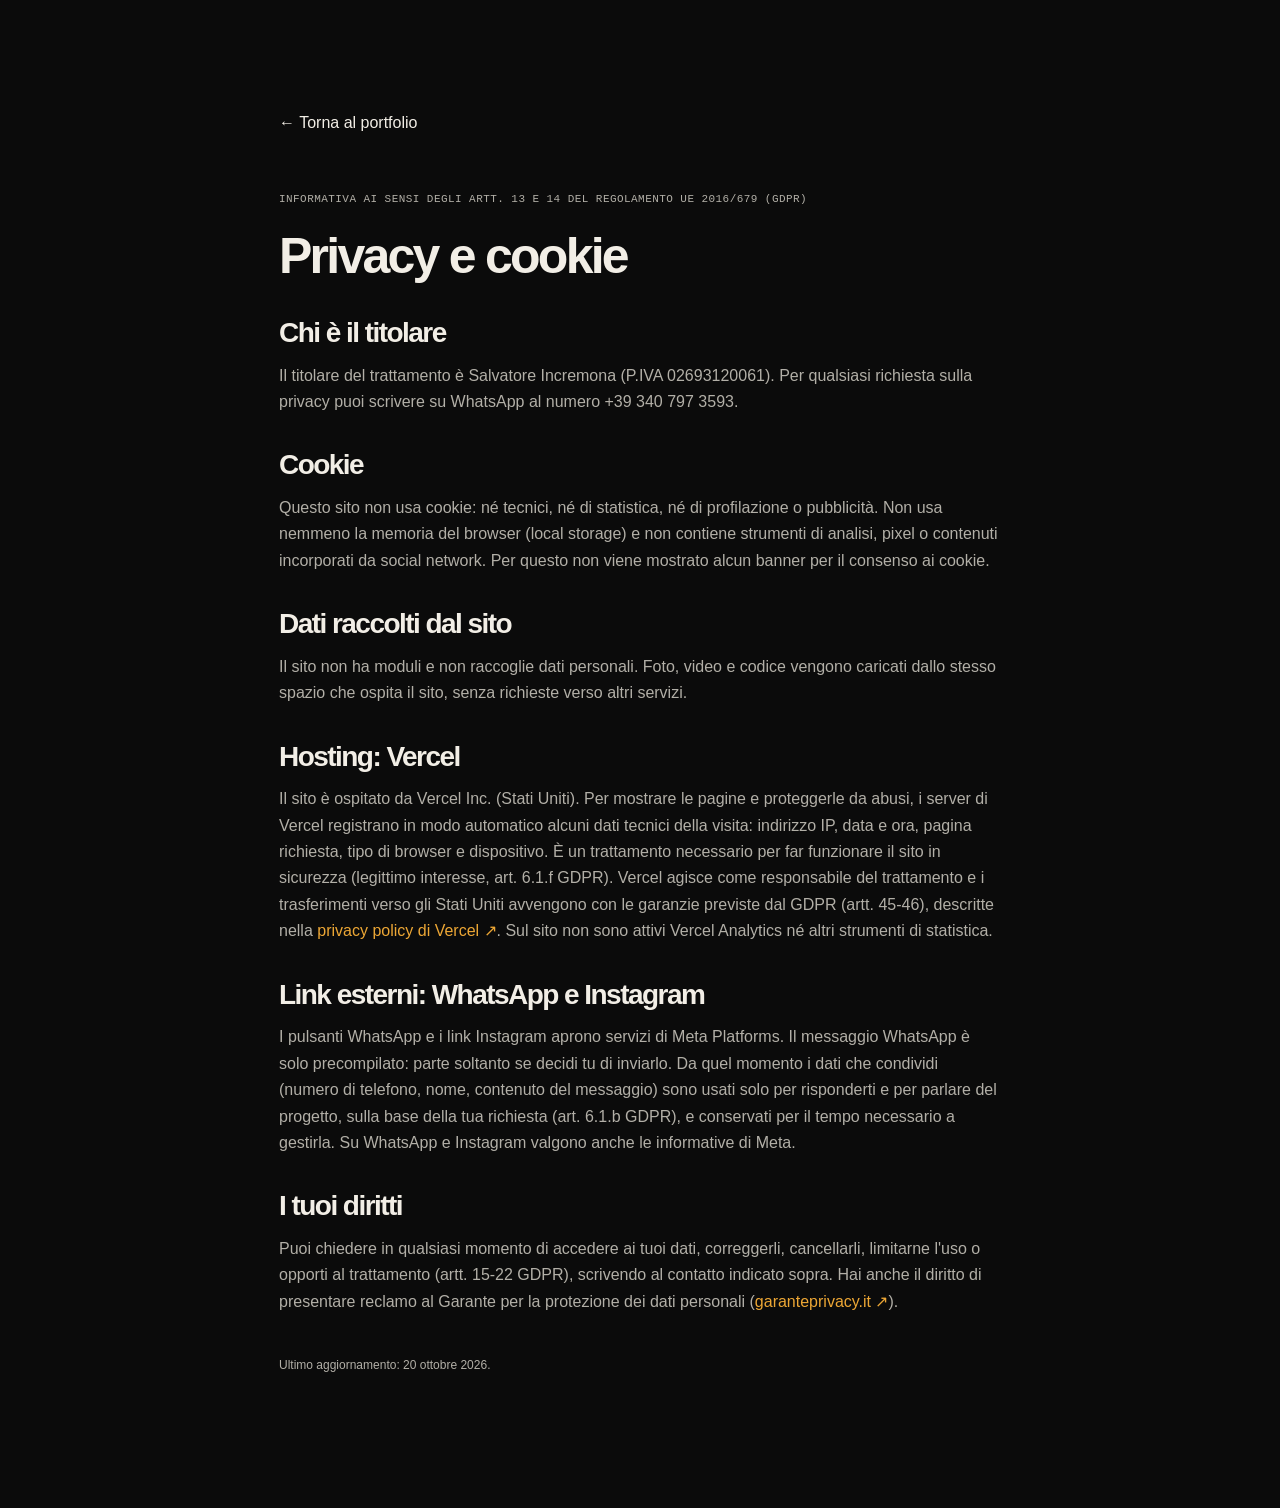
<file: privacy.html>
<!doctype html><html lang="it"><head><meta charset="utf-8"><meta name="viewport" content="width=device-width,initial-scale=1"><title>Privacy e cookie — Salvatore Incremona</title><link rel="icon" href="favicon.svg" type="image/svg+xml"><link rel="stylesheet" href="style.css"></head><body><main class="wrap section" style="max-width:850px"><a href="index.html">← Torna al portfolio</a><p class="eyebrow" style="margin-top:55px">INFORMATIVA AI SENSI DEGLI ARTT. 13 E 14 DEL REGOLAMENTO UE 2016/679 (GDPR)</p><h1 style="font-size:50px">Privacy e cookie</h1>

<h2 style="font-size:28px;margin:35px 0 15px">Chi è il titolare</h2><p>Il titolare del trattamento è Salvatore Incremona (P.IVA 02693120061). Per qualsiasi richiesta sulla privacy puoi scrivere su WhatsApp al numero +39 340 797 3593.</p>

<h2 style="font-size:28px;margin:35px 0 15px">Cookie</h2><p>Questo sito non usa cookie: né tecnici, né di statistica, né di profilazione o pubblicità. Non usa nemmeno la memoria del browser (local storage) e non contiene strumenti di analisi, pixel o contenuti incorporati da social network. Per questo non viene mostrato alcun banner per il consenso ai cookie.</p>

<h2 style="font-size:28px;margin:35px 0 15px">Dati raccolti dal sito</h2><p>Il sito non ha moduli e non raccoglie dati personali. Foto, video e codice vengono caricati dallo stesso spazio che ospita il sito, senza richieste verso altri servizi.</p>

<h2 style="font-size:28px;margin:35px 0 15px">Hosting: Vercel</h2><p>Il sito è ospitato da Vercel Inc. (Stati Uniti). Per mostrare le pagine e proteggerle da abusi, i server di Vercel registrano in modo automatico alcuni dati tecnici della visita: indirizzo IP, data e ora, pagina richiesta, tipo di browser e dispositivo. È un trattamento necessario per far funzionare il sito in sicurezza (legittimo interesse, art. 6.1.f GDPR). Vercel agisce come responsabile del trattamento e i trasferimenti verso gli Stati Uniti avvengono con le garanzie previste dal GDPR (artt. 45-46), descritte nella <a href="https://vercel.com/legal/privacy-policy" target="_blank" rel="noopener noreferrer" style="color:var(--orange)">privacy policy di Vercel ↗</a>. Sul sito non sono attivi Vercel Analytics né altri strumenti di statistica.</p>

<h2 style="font-size:28px;margin:35px 0 15px">Link esterni: WhatsApp e Instagram</h2><p>I pulsanti WhatsApp e i link Instagram aprono servizi di Meta Platforms. Il messaggio WhatsApp è solo precompilato: parte soltanto se decidi tu di inviarlo. Da quel momento i dati che condividi (numero di telefono, nome, contenuto del messaggio) sono usati solo per risponderti e per parlare del progetto, sulla base della tua richiesta (art. 6.1.b GDPR), e conservati per il tempo necessario a gestirla. Su WhatsApp e Instagram valgono anche le informative di Meta.</p>

<h2 style="font-size:28px;margin:35px 0 15px">I tuoi diritti</h2><p>Puoi chiedere in qualsiasi momento di accedere ai tuoi dati, correggerli, cancellarli, limitarne l'uso o opporti al trattamento (artt. 15-22 GDPR), scrivendo al contatto indicato sopra. Hai anche il diritto di presentare reclamo al Garante per la protezione dei dati personali (<a href="https://www.garanteprivacy.it" target="_blank" rel="noopener noreferrer" style="color:var(--orange)">garanteprivacy.it ↗</a>).</p>

<p class="small" style="margin-top:40px">Ultimo aggiornamento: 20 ottobre 2026.</p></main></body></html>
</file>
<file: style.css>
/* Fatto da GPT per Salvatore Incremona. Animazioni e struttura mobile incluse. */
:root{--bg:#10100f;--paper:#f2eee6;--muted:#b2afa7;--orange:#ffa14b;--line:#383834;--panel:#191918;color-scheme:dark}*{box-sizing:border-box}html{scroll-behavior:smooth;scroll-padding-top:110px}body{margin:0;background:var(--bg);color:var(--paper);font-family:Arial,Helvetica,sans-serif;font-size:16px;line-height:1.65}a{color:inherit;text-decoration:none}button{font:inherit}a,button,summary{touch-action:manipulation}a:focus-visible,button:focus-visible,summary:focus-visible,[tabindex]:focus-visible,video:focus-visible{outline:3px solid var(--orange);outline-offset:6px}a:hover{color:var(--orange)}img,video{display:block;max-width:100%}video{width:100%;background:#080808}p{color:var(--muted);margin:0 0 22px}h1,h2,h3{line-height:1.06;letter-spacing:-.055em;margin:0;font-weight:600}h1{font-size:clamp(56px,5.8vw,84px)}h2{font-size:clamp(38px,4.5vw,66px)}h3{font-size:30px;letter-spacing:-.035em}em{color:var(--orange);font-style:normal}.wrap{max-width:1380px;margin:auto;padding-left:64px;padding-right:64px}.section{padding-top:110px;padding-bottom:110px}.eyebrow{font:11px/1.5 'Courier New',monospace;letter-spacing:.13em;color:var(--muted);text-transform:uppercase}.skip{position:fixed;top:-100px;left:20px;background:var(--orange);color:#111;padding:12px;z-index:99}.skip:focus{top:10px}header{display:flex;justify-content:space-between;align-items:center;max-width:1510px;padding:25px 48px;margin:auto;border-bottom:1px solid var(--line);gap:24px}.brand{display:flex;gap:14px;align-items:center;font-size:14px;font-weight:600;line-height:1.2}.monogram{font-size:35px;letter-spacing:-.1em}.monogram span{font-size:18px;color:var(--orange);margin-left:5px}.brand-role{display:block;font:9px 'Courier New',monospace;letter-spacing:.16em;color:var(--muted);margin-top:7px}nav{display:flex;gap:30px;align-items:center;font-size:13px}.nav-cta{border:1px solid #73736a;padding:10px 20px;border-radius:30px}.hero{padding-top:70px;display:grid;grid-template-columns:1.2fr 1fr;gap:35px 65px}.dot{display:inline-block;background:var(--orange);width:7px;height:7px;border-radius:50%;margin-right:8px}.hero .eyebrow{margin-bottom:26px}.intro{font-size:18px;max-width:460px;margin-top:30px}.actions{display:flex;flex-wrap:wrap;gap:16px;align-items:center;margin:27px 0}.button{display:inline-flex;justify-content:space-between;align-items:center;gap:24px;background:var(--orange);color:#17120d;border:1px solid var(--orange);padding:14px 23px;font-weight:600;font-size:13px;line-height:1.5;border-radius:3px}.button:hover{background:#ffb775;color:#17120d}.button.secondary{background:transparent;color:var(--paper);border-color:#77746e}.button.secondary:hover{border-color:var(--orange);color:var(--orange)}.text-link{font-size:13px;border-bottom:1px solid #666;padding:8px 0}.hero-note{font-size:12px;line-height:1.7;margin-top:30px}.hero-art{align-self:center;position:relative;border:1px solid #494137;background:#20201c;padding:18px;transform:rotate(2deg)}.frame-top{display:flex;justify-content:space-between;font:9px 'Courier New',monospace;letter-spacing:.08em;margin-bottom:20px;color:#ccc}.frame-top b{color:var(--orange)}.hero-stills{display:flex;gap:14px;align-items:center;height:365px;overflow:hidden}.hero-stills img{width:48%;height:100%;object-fit:cover;border-radius:3px}.hero-stills img:last-child{transform:translateY(35px)}.art-caption{padding:24px 4px 25px;position:relative}.art-caption span{font:10px 'Courier New',monospace;letter-spacing:.08em}.art-caption strong{display:block;font-size:32px;font-weight:500;letter-spacing:-.05em;line-height:1.3;margin-top:6px}.timeline{display:flex;gap:5px;border-top:1px solid #5b4a37;padding-top:14px;align-items:center;font:10px monospace}.timeline i{height:22px;background:#925a2e;flex:1;border-left:2px solid var(--orange)}.timeline i:nth-child(3){flex:2;background:#6c6641}.timeline i:nth-child(5){flex:2}.hero-bottom{grid-column:1/-1;border-top:1px solid var(--line);display:flex;justify-content:space-between;padding:24px 0;font:10px 'Courier New',monospace;letter-spacing:.08em;color:var(--muted);margin-top:25px}.section-heading{display:grid;grid-template-columns:1.4fr 1fr;gap:80px;align-items:end;margin-bottom:55px}.section-heading>p,.section-heading>div>p:not(.eyebrow){max-width:380px;margin-bottom:0}.section-heading .eyebrow{margin-bottom:22px}.case{display:grid;grid-template-columns:1fr 1.3fr;gap:80px;align-items:center;border-top:1px solid var(--line);padding:55px 0}.case-info h3{font-size:36px;max-width:360px;margin:20px 0}.case-info>a{font-size:13px;color:var(--orange)}.case-info p{max-width:360px}.tags{font:11px/1.8 'Courier New',monospace;margin-top:28px;color:var(--muted)}.comparison{display:grid;grid-template-columns:1fr 1fr;gap:20px}figure{margin:0;min-width:0}figcaption{font-size:11px;color:var(--muted);margin-bottom:12px}figcaption span{display:block;color:var(--orange);font:10px 'Courier New',monospace;margin-bottom:4px}figure video{aspect-ratio:9/16;object-fit:contain;border:1px solid var(--line);border-radius:5px}.small{font-size:12px;line-height:1.7;color:var(--muted)}.show-section{background:#1b1b18;border-block:1px solid var(--line)}.reel-rail{display:flex;gap:22px;overflow-x:auto;scroll-snap-type:x mandatory;padding-bottom:25px;scrollbar-color:#7b654b #252520}.reel{flex:0 0 235px;scroll-snap-align:start}.reel video{height:360px;object-fit:contain;border-radius:4px}.reel h3{font-size:20px;line-height:1.2;letter-spacing:-.025em;margin-top:20px}.reel p{font-size:12px;margin-top:8px}.rail-controls{display:flex;gap:10px;margin-top:25px}.rail-controls button{width:44px;height:44px;border:1px solid #6b685f;border-radius:50%;background:transparent;color:var(--paper);cursor:pointer}.rail-controls button:hover{background:var(--orange);color:#111}.work-grid{display:grid;grid-template-columns:repeat(4,1fr);gap:22px}.work-image{position:relative;overflow:hidden;border-radius:3px}.work-image img{width:100%;height:320px;object-fit:cover;transition:transform .35s}.work:hover img{transform:scale(1.04)}.work-image span{position:absolute;bottom:0;left:0;right:0;background:linear-gradient(transparent,#000d);padding:40px 14px 15px;font:9px 'Courier New',monospace;letter-spacing:.05em;color:white}.work .eyebrow{margin:20px 0 10px;font-size:9px}.work h3{font-size:23px;line-height:1.2}.evidence{margin-top:65px;border-left:2px solid var(--orange);padding:5px 0 5px 28px;max-width:790px}.evidence h3{margin:14px 0;font-size:28px}.evidence p{font-size:14px;margin-bottom:12px}.evidence .small{font-size:12px}.audiences{background:#e9e3d7;color:#171715}.audiences em{color:#9a430d}.audiences .eyebrow{color:#61584b}.audience-grid{display:grid;grid-template-columns:1fr 1fr;gap:75px;margin-top:60px}.audience-grid article{border-top:1px solid #b4aa99;padding-top:28px}.audience-grid h3{font-size:35px;margin:22px 0}.audience-grid p,.audience-grid li{color:#514b42;font-size:15px}.audience-grid ul{padding-left:19px;line-height:1.8;margin:22px 0 30px}.audience-grid .secondary{color:#171715;border-color:#736657}.steps{padding:0;display:grid;grid-template-columns:repeat(4,1fr);gap:30px;list-style:none;margin:60px 0}.steps li{border-top:1px solid var(--line);padding-top:20px}.steps span{font:13px 'Courier New',monospace;color:var(--orange)}.steps h3{font-size:23px;line-height:1.2;margin:30px 0 17px}.steps p{font-size:14px}details{border-block-end:1px solid var(--line);padding:22px 0}summary{cursor:pointer;min-height:26px;font-size:16px}details p{margin:20px 0 0;max-width:760px;font-size:15px}.bio{display:grid;grid-template-columns:1fr 1fr;gap:100px;align-items:center;padding-top:30px}.portrait{position:relative}.portrait img{width:100%;height:560px;object-fit:cover;object-position:center 35%;filter:grayscale(1)}.portrait span{position:absolute;bottom:20px;left:20px;font:9px 'Courier New',monospace;letter-spacing:.08em;background:#10100fe0;padding:10px}.bio h2{margin-bottom:30px}.bio p{font-size:15px}.bio-sign{margin-top:35px;color:var(--paper)}.bio-sign span{font-size:11px;color:var(--muted)}.faq{padding-top:35px;max-width:1000px}.faq h2{font-size:36px;margin-bottom:35px}.contact{border-top:1px solid var(--line);background:radial-gradient(ellipse at 85% 110%,#5c3117 0,transparent 60%);padding:100px 0}.contact h2{font-size:clamp(50px,6vw,90px);margin:25px 0}.contact .actions{margin-top:35px}.contact .small{font-size:11px}footer{display:flex;flex-wrap:wrap;gap:25px;justify-content:space-between;padding-top:30px;padding-bottom:30px;font-size:11px;border-top:1px solid var(--line)}
@media(min-width:1600px){.hero-stills{height:420px}}@media(max-width:1000px){.wrap{padding-left:32px;padding-right:32px}header{padding:24px 32px}.hero{gap:30px}.hero-stills{height:300px}.hero h1{font-size:65px}.section-heading,.case{gap:35px}.bio{gap:45px}.work-grid{gap:16px}.work-image img{height:260px}.steps{grid-template-columns:1fr 1fr}.audience-grid{gap:40px}.art-caption strong{font-size:26px}}@media(max-width:700px){html{scroll-padding-top:20px}.wrap{padding-left:22px;padding-right:22px}header{padding:20px 22px;align-items:start}.brand{font-size:12px}.monogram{font-size:30px}nav{gap:15px;font-size:11px;flex-wrap:wrap;justify-content:flex-end;max-width:170px}.nav-cta{padding:6px 12px}.hero{grid-template-columns:1fr;padding-top:45px}.hero h1{font-size:clamp(49px,12.5vw,78px)}.hero .eyebrow{font-size:9px}.hero .intro{font-size:16px;max-width:370px}.hero-note{margin-bottom:0}.hero-art{margin:12px 10px 0;max-width:440px;transform:rotate(1deg)}.hero-stills{height:315px}.hero-bottom{gap:20px;line-height:1.8;font-size:8px}.hero-bottom span{max-width:190px}.section{padding-top:65px;padding-bottom:65px}.section-heading{grid-template-columns:1fr;gap:25px;margin-bottom:35px}.section-heading>p{font-size:15px}.case{grid-template-columns:1fr;padding:35px 0;gap:25px}.case-info h3{font-size:30px}.case-info p{max-width:none;font-size:14px}.tags{margin:18px 0 0!important}.comparison{gap:12px}figcaption{font-size:10px}figcaption span{font-size:9px}.reel{flex-basis:220px}.work-grid{grid-template-columns:1fr 1fr;gap:30px 16px}.work-image img{height:auto;aspect-ratio:9/14}.work h3{font-size:21px}.work .eyebrow{font-size:8px}.evidence{padding-left:20px;margin-top:45px}.audience-grid{grid-template-columns:1fr;gap:40px;margin-top:35px}.audience-grid h3{font-size:30px}.steps{gap:25px 20px;margin:35px 0}.steps h3{font-size:21px;margin-top:20px}.steps p{font-size:13px}.bio{grid-template-columns:1fr;gap:35px}.portrait img{height:430px}.bio h2{font-size:48px}.faq h2{font-size:30px}.contact{padding:65px 0}.contact .actions{align-items:stretch;flex-direction:column}.contact .button{max-width:380px}footer{justify-content:flex-start;gap:18px}footer>span{width:100%}.button{min-height:48px}.hero .actions{gap:20px}}@media(prefers-reduced-motion:reduce){html{scroll-behavior:auto}html:not(.motion-override) *,html:not(.motion-override) *:before,html:not(.motion-override) *:after{animation:none!important;transition:none!important;scroll-behavior:auto!important}}
/* Revisione creativa: composizione cinematografica, gerarchie e profondità. */
:root{--orange:#eda735;--bg:#0b0b0b;--panel:#151514}
h1,h2,h3{font-family:'Arial Narrow','Helvetica Neue',Arial,sans-serif;font-weight:750;letter-spacing:-.055em}.button{border-radius:40px}.hero-art{border-radius:15px;background:#191917;box-shadow:0 40px 90px #0008}.hero-art .hero-stills{border-radius:8px}.hero{padding-top:85px}.hero-copy h1 em{color:var(--orange)}.hero-bottom{margin-top:45px}.cinematic-cases{position:relative;isolation:isolate}.cinematic-cases:before{content:'';position:absolute;inset:230px 0 0;z-index:-1;background:linear-gradient(#0b0b0b, #0b0b0be8 20%,#0b0b0be6 80%,#0b0b0b),url('assets/img/salvo_studio.jpg') center/cover no-repeat;opacity:.65}.case{grid-template-columns:minmax(0,.9fr) minmax(220px,.85fr) minmax(0,1.15fr);gap:42px;padding:70px 0;border-top:0}.case>figure:first-child{align-self:center}.case>figure:first-child video{filter:saturate(.65);border-color:#595951}.case>figure:last-child video{border:2px solid var(--orange);box-shadow:0 25px 70px -35px #eda73590}.case figure video{border-radius:18px}.case>figure:first-child{padding-top:60px}.case .case-info{text-align:left}.transform-arrow{display:block;font-size:65px;font-weight:400;line-height:1;color:var(--orange);margin-bottom:25px}.case-info .eyebrow{font-size:9px}.case-info h3{font-size:30px;margin:18px 0}.case-info p{font-size:13px;line-height:1.75}.case-info>a{display:inline-block;border:1px solid #8b612c;border-radius:30px;padding:7px 12px;font:11px 'Courier New',monospace}.edit-list{list-style:none;padding:0 0 0 14px;border-left:1px solid var(--orange);margin:25px 0 0}.edit-list li{font-size:13px;padding:5px 0}.edit-list span{font:10px 'Courier New',monospace;color:var(--orange);margin-right:12px}figcaption{display:flex;gap:12px;align-items:center;font-size:11px;margin-bottom:15px}figcaption span{background:#222;border-radius:30px;padding:5px 10px;color:var(--paper);margin:0}.case>figure:last-child figcaption span{background:var(--orange);color:#17120d}.show-section{background:radial-gradient(ellipse at 50% 65%,#29251d 0,#0b0b0b 65%);border:0;overflow:hidden}.show-section .section-heading{grid-template-columns:1fr;text-align:center;gap:25px;margin-bottom:40px}.show-section .section-heading>div>p:not(.eyebrow){max-width:520px;margin:auto}.show-section .rail-controls{justify-content:center}.reel-rail{display:block;position:relative;height:660px;overflow:visible;padding:0;perspective:1200px;scroll-snap-type:none}.reel-rail .reel{position:absolute;width:300px;left:calc(50% - 150px);top:0;transform:translateX(calc(var(--offset,0) * 240px)) translateZ(calc(var(--depth,0) * -115px)) rotateY(calc(var(--offset,0) * -7deg)) scale(var(--scale,1));opacity:var(--opacity,1);z-index:var(--z,1);transition:transform .55s cubic-bezier(.2,.7,.2,1),opacity .45s;visibility:var(--visibility,visible)}.reel video{height:530px;border-radius:18px;border:1px solid #49433b;box-shadow:0 20px 60px #0008}.reel.active video{border-color:#a77b3c}.reel h3{text-align:center;font-size:22px;margin-top:20px}.reel p{text-align:center}.reel:not(.active) h3,.reel:not(.active) p{visibility:hidden}.clip-select{position:absolute;inset:0 0 auto;width:100%;height:530px;background:transparent;border:0;border-radius:18px;cursor:pointer}.reel.active .clip-select{display:none}.reel-status{color:var(--orange)}.show-section>.wrap>.small{text-align:center}.work-grid{gap:20px}.work{position:relative;isolation:isolate;min-height:440px;display:flex;flex-direction:column;justify-content:space-between;overflow:hidden;border-radius:24px;padding:25px 22px;background:#211c18}.work-backdrop{position:absolute;inset:0;width:100%;height:100%;object-fit:cover;filter:blur(12px) brightness(.65) saturate(.85);transform:scale(1.15);z-index:-2;transition:filter .5s,transform .65s}.work:after{content:'';position:absolute;inset:0;background:linear-gradient(#0005, #0002 35%,#000b);z-index:-1}.work:hover .work-backdrop,.work:focus-visible .work-backdrop{filter:blur(0) brightness(.7);transform:scale(1.03)}.work:hover{color:var(--paper)}.work-top{display:flex;gap:12px;justify-content:space-between;align-items:start}.work .work-top .eyebrow{margin:0;font-size:9px;max-width:110px;color:#e4dfd5;line-height:1.8}.ig-badge{font:8px 'Courier New',monospace;padding:6px 9px;background:#0009;border-radius:20px;white-space:nowrap}.work h3{font-size:31px;line-height:1.08;margin:45px 0;font-weight:750}.work-bottom{font:9px/1.8 'Courier New',monospace;letter-spacing:.05em;color:var(--orange)}.tools{text-align:center;border-top:1px solid var(--line);padding-top:45px;margin-top:55px}.tools h3{font-size:35px}.tools ul{display:flex;flex-wrap:wrap;justify-content:center;gap:25px;list-style:none;padding:0;margin:38px 0 0}.tools li{flex:0 0 80px;font-size:9px;color:var(--muted);line-height:1.5}.tools img{object-fit:contain;margin:0 auto 12px;border-radius:12px;filter:drop-shadow(0 8px 12px #0008)}.audiences{background:#151512;color:var(--paper);border-block:1px solid #353127}.audiences em{color:var(--orange)}.audiences .eyebrow{color:#c2b8a9}.audience-grid p,.audience-grid li{color:var(--muted)}.audience-grid article{border-color:#4b4336}.audience-grid .secondary{color:var(--paper);border-color:#9e8b6a}.contact{position:relative;isolation:isolate;overflow:hidden;text-align:center;padding:150px 0;background:#0b0b0b}.contact>.wrap{position:relative;z-index:2}.contact h2{font-size:clamp(55px,6.5vw,104px)}.contact .actions{justify-content:center}.contact-mosaic{position:absolute;inset:-130px -40px;display:grid;grid-template-columns:repeat(4,1fr);gap:25px;transform:rotate(-9deg);z-index:0;opacity:.4;pointer-events:none}.contact-mosaic img{width:100%;height:330px;object-fit:cover;border-radius:20px}.contact:after{content:'';position:absolute;inset:0;z-index:1;pointer-events:none;background:radial-gradient(ellipse at center,#0b0b0be8 10%,#0b0b0b9c 70%,#0b0b0be0),linear-gradient(#0b0b0b,transparent 30%,transparent 70%,#0b0b0b)}
@media(max-width:1100px){.case{gap:25px;grid-template-columns:.85fr 1fr 1.1fr}.work-grid{grid-template-columns:1fr 1fr}.work{min-height:470px}.work h3{font-size:37px;max-width:290px}.reel-rail .reel{width:280px;left:calc(50% - 140px)}.reel video,.clip-select{height:490px}.reel-rail{height:620px}}
@media(max-width:700px){.hero{padding-top:45px}.case{grid-template-columns:1fr 1fr;gap:20px 14px;padding:35px 0}.case .case-info{grid-column:1/-1;grid-row:1}.case-info h3{max-width:none;font-size:30px}.case-info p{max-width:none;font-size:14px}.transform-arrow{display:none}.edit-list{display:flex;flex-wrap:wrap;gap:3px 12px;border:0;padding:0;margin-top:15px}.edit-list li{font-size:11px}.edit-list span{margin-right:5px}.case>figure:first-child{padding-top:35px}.case>figure:last-child{align-self:start}.case figure video{border-radius:12px}.case figcaption{gap:5px;font-size:9px;flex-wrap:wrap}.case figcaption span{font-size:8px}.show-section .section-heading{text-align:left}.show-section .rail-controls{justify-content:flex-start}.reel-rail{height:560px;margin-top:35px}.reel-rail .reel{width:240px;left:calc(50% - 120px);transform:translateX(calc(var(--offset,0) * 165px)) translateZ(calc(var(--depth,0) * -100px)) scale(var(--scale,1))}.reel video,.clip-select{height:425px}.reel h3{font-size:20px}.work-grid{display:flex;overflow-x:auto;scroll-snap-type:x mandatory;gap:15px;padding:0 2px 20px}.work{min-height:460px;flex:0 0 84%;scroll-snap-align:center;padding:25px}.work h3{font-size:38px}.work-top .eyebrow{font-size:10px!important}.ig-badge{font-size:9px}.tools ul{gap:20px 12px}.tools li{flex-basis:72px}.tools img{width:46px;height:46px}.contact{padding:100px 0}.contact .actions{align-items:center}.contact .button{width:100%}.contact-mosaic{grid-template-columns:repeat(3,1fr);gap:12px;inset:-25px -100px}.contact-mosaic img{height:270px}.audience-grid{gap:40px}}
@media(prefers-reduced-motion:reduce){.reel-rail .reel,.work-backdrop{transition:none}}

/* Senza JavaScript i filmati restano tutti raggiungibili. */
html:not(.js) .reel-rail{display:flex;height:auto;overflow-x:auto;gap:22px;padding-bottom:20px;perspective:none}html:not(.js) .reel-rail .reel{position:relative;left:auto;width:260px;min-width:260px;transform:none;opacity:1;visibility:visible}html:not(.js) .reel h3,html:not(.js) .reel p{visibility:visible}html:not(.js) .rail-controls{display:none}html:not(.js) .reel-status{display:none}
/* Mobile immersivo, contatori e movimento controllabile. */
html,body{max-width:100%;overflow-x:clip}.case-metric{margin-top:26px!important}.case-metric strong{display:block;font-size:clamp(36px,4.5vw,64px);line-height:1.1;letter-spacing:-.05em;color:var(--orange);font-variant-numeric:tabular-nums}.case-metric span{display:block;font:9px/1.6 'Courier New',monospace;margin-top:8px;text-transform:uppercase;color:var(--muted)}.results{border-top:1px solid var(--line)}.results h2{margin:20px 0 45px}.results-grid{display:grid;grid-template-columns:1fr 1fr;gap:35px;margin-bottom:35px}.results-grid .total{grid-column:1/-1;border-bottom:1px solid var(--line);padding-bottom:30px}.results strong{display:block;color:var(--orange);font-size:clamp(50px,8vw,110px);line-height:1.15;letter-spacing:-.055em;font-variant-numeric:tabular-nums}.results .total strong{font-size:clamp(60px,12vw,164px)}.results span{display:block;font:11px/1.7 'Courier New',monospace;letter-spacing:.05em;color:var(--muted);margin-top:10px}.results .small{max-width:780px}.motion-toggle{position:fixed;bottom:15px;right:15px;z-index:50;min-height:44px;border:1px solid #8c754f;background:#171612f2;border-radius:30px;color:var(--paper);font:11px Arial,sans-serif;padding:10px 15px;cursor:pointer;box-shadow:0 3px 20px #0008}.contact-mosaic{animation:mosaic-drift 26s ease-in-out infinite alternate;animation-play-state:paused}.contact.in-view .contact-mosaic{animation-play-state:running}html.motion-paused .contact-mosaic{animation-play-state:paused!important}@keyframes mosaic-drift{from{transform:rotate(-9deg) translate3d(-15px,-35px,0) scale(1.1)}to{transform:rotate(-9deg) translate3d(20px,35px,0) scale(1.1)}}
@media(max-width:700px){header{gap:12px}.brand{flex-shrink:0}nav{max-width:165px;gap:10px}.brand-role{font-size:8px}.case{display:flex;flex-direction:column;position:relative;gap:0;padding:15px 0 45px}.case>figure:last-child{width:100%;order:0;position:relative;align-self:auto}.case>figure:last-child video{width:100%;aspect-ratio:9/16;object-fit:contain;border-radius:20px}.case>figure:first-child{position:absolute;z-index:3;top:28px;left:12px;width:31%;padding:0;margin:0;filter:drop-shadow(0 5px 12px #0009)}.case>figure:first-child video{border:2px solid #161616;aspect-ratio:9/16;border-radius:13px}.case figure figcaption{position:absolute;top:12px;right:12px;z-index:4;margin:0;font-size:0}.case figure figcaption span{font-size:9px;letter-spacing:.1em;padding:6px 10px}.case>figure:first-child figcaption{top:7px;left:7px;right:auto}.case>figure:first-child figcaption span{font-size:8px;padding:4px 7px}.case .case-info{order:1;width:100%;padding:26px 12px 0}.case .case-info h3{font-size:29px}.case .edit-list{display:block;border-left:1px solid var(--orange);padding-left:16px}.edit-list li{font-size:14px;padding:5px 0}.case-metric strong{font-size:58px}.results-grid{gap:25px}.results strong{font-size:43px}.results .total strong{font-size:clamp(49px,13vw,90px)}.results span{font-size:9px}.contact-mosaic{inset:-70px -120px}.motion-toggle{bottom:10px;right:10px;font-size:10px}.section-heading{gap:20px}.case .case-info .eyebrow{font-size:9px}}
@media(prefers-reduced-motion:reduce){html:not(.motion-override) .contact-mosaic{animation:none!important}}
/* Hero nativa: nessun video aggiuntivo, nessun volto, nessuna libreria. */
.motion-stage{position:relative;isolation:isolate;align-self:center;aspect-ratio:6/6.5;min-width:0;border:1px solid #3b3021;background:#0c0c0b;overflow:hidden;border-radius:4px;box-shadow:0 35px 80px #0005}.motion-grid{position:absolute;inset:0;opacity:.17;background-image:linear-gradient(#77634735 1px,transparent 1px),linear-gradient(90deg,#77634735 1px,transparent 1px);background-size:36px 36px;mask-image:radial-gradient(ellipse,#000,transparent 72%)}.motion-halo{position:absolute;width:75%;height:75%;left:12%;top:12%;background:radial-gradient(ellipse,#a968141f,transparent 66%);filter:blur(20px)}.motion-orbits{position:absolute;inset:0;width:100%;height:100%;overflow:visible}.ribbon-shadow{opacity:.08}.ribbon-front{stroke-dasharray:70 30;animation:ribbon-travel 15s linear infinite}.orbit-spark{stroke-dasharray:1 99;animation:ribbon-travel 8s linear infinite}.orbit-back{transform-origin:300px 325px;animation:orbit-turn 40s linear infinite}.motion-words{position:absolute;inset:24% 10% 18%;display:flex;flex-direction:column;justify-content:center;align-items:center;text-align:center;z-index:2}.motion-words>span{font:11px/1.5 'Courier New',monospace;letter-spacing:.05em;color:#c2b5a0;animation:word-arrive 8s ease-in-out infinite}.motion-words strong{display:block;font-size:clamp(48px,6.5vw,92px);line-height:.92;letter-spacing:-.07em;font-weight:750;margin:22px 0 24px;animation:type-breathe 8s cubic-bezier(.3,.7,.2,1) infinite}.motion-words em{font-style:normal}.motion-fragments{position:absolute;inset:0;z-index:1}.motion-fragments i{position:absolute;background:linear-gradient(130deg,#eeb75a,#8d501c);width:57px;height:83px;box-shadow:inset 0 0 0 1px #ffcc8a66;animation:fragment-drift 12s ease-in-out infinite alternate}.motion-fragments i:nth-child(1){top:14%;left:20%;transform:rotate(-24deg);--x:50px;--y:10px;--r:20deg}.motion-fragments i:nth-child(2){top:19%;right:13%;width:40px;height:57px;transform:rotate(20deg);--x:-20px;--y:35px;--r:-15deg;animation-delay:-3s}.motion-fragments i:nth-child(3){top:58%;left:8%;width:35px;height:55px;transform:rotate(15deg);--x:25px;--y:-30px;--r:-22deg;animation-delay:-7s}.motion-fragments i:nth-child(4){bottom:18%;right:12%;width:70px;height:38px;transform:rotate(-17deg);--x:-20px;--y:20px;--r:18deg;animation-delay:-4s}.motion-fragments i:nth-child(5){top:11%;right:36%;width:16px;height:16px;background:transparent;border:1px solid #bc8b43;--x:15px;--y:20px;--r:90deg;animation-delay:-6s}.motion-fragments i:nth-child(6){bottom:23%;left:30%;width:20px;height:20px;background:transparent;border:1px solid #bc8b43;--x:-20px;--y:10px;--r:90deg;animation-delay:-1s}.motion-cross{position:absolute;color:#94764b;font:20px monospace}.cross-one{left:7%;top:7%}.cross-two{right:7%;bottom:7%}.motion-sound{position:absolute;bottom:12%;left:27%;right:27%;height:45px;display:flex;align-items:center;justify-content:center;gap:4px}.motion-sound i{height:var(--h);width:3px;background:var(--orange);opacity:.65;border-radius:3px;animation:sound-pulse 1.5s ease-in-out infinite alternate;animation-delay:calc(var(--i) * -.13s)}.motion-sign{position:absolute;left:7%;bottom:5%;color:#998b78;font:9px 'Courier New',monospace;letter-spacing:.04em}.motion-stage *{animation-play-state:paused}.motion-stage.in-view *{animation-play-state:running}html.motion-paused .motion-stage *{animation-play-state:paused!important}@keyframes ribbon-travel{to{stroke-dashoffset:-100}}@keyframes orbit-turn{to{transform:rotate(360deg)}}@keyframes fragment-drift{to{translate:var(--x) var(--y);rotate:var(--r)}}@keyframes sound-pulse{to{transform:scaleY(.25);opacity:.35}}@keyframes type-breathe{0%,100%{transform:translateY(4px);filter:blur(0)}50%{transform:translateY(-5px);filter:blur(0)}}@keyframes word-arrive{0%,100%{opacity:.6;transform:translateY(3px)}50%{opacity:1;transform:translateY(-3px)}}
.hero h1{font-size:clamp(53px,5.7vw,82px);line-height:1.02}.hero .eyebrow{text-transform:none;letter-spacing:.03em;font-size:12px}.eyebrow{text-transform:none;letter-spacing:.04em}.section-heading .eyebrow{font-size:12px}.hero-bottom{font:11px Arial,Helvetica,sans-serif;letter-spacing:0}.hero-copy .intro{font-size:17px;max-width:470px}.case-info h3{font-size:33px}.work h3{font-size:32px}.contact h2{font-size:clamp(53px,6vw,94px)}.brand-role{letter-spacing:.1em}.nav-cta{min-height:44px;display:inline-flex;align-items:center}.results .total strong{font-size:clamp(60px,12vw,164px)}
@media(max-width:700px){.hero h1{font-size:clamp(46px,11.8vw,73px)}.hero-art{display:none}.motion-stage{margin:12px 0 0;aspect-ratio:1/1.08;max-width:480px;width:100%}.motion-words strong{font-size:clamp(55px,18vw,83px)}.motion-fragments i:nth-child(1){width:40px;height:62px}.motion-stage .motion-words>span{font-size:10px}.motion-sound{bottom:10%}.motion-sign{font-size:8px}.case .case-info h3{font-size:30px}.motion-toggle{bottom:max(10px,env(safe-area-inset-bottom));right:10px}.hero .actions{gap:16px}.hero-bottom{font-size:9px}.section-heading{margin-bottom:30px}footer{padding-bottom:80px}.contact h2{font-size:clamp(44px,11vw,66px)}.contact .actions{gap:12px}}
@media(prefers-reduced-motion:reduce){html:not(.motion-override) .motion-stage *{animation:none!important}html:not(.motion-override) .motion-fragments i{translate:none!important;rotate:none!important}}
.audience-shortcuts{display:flex;gap:10px 25px;flex-wrap:wrap;font-size:12px;margin:25px 0}.audience-shortcuts a{border-bottom:1px solid #62513a;padding:6px 0}.compare-switch{display:none}
@media(max-width:700px){.compare-switch{display:inline-block;margin-top:20px;padding:10px 15px;min-height:44px;border:1px solid #8b612c;border-radius:30px;color:var(--paper);background:#191611;cursor:pointer;font:12px Arial,sans-serif}.case.show-raw>figure:first-child{position:relative;width:100%;left:auto;top:auto;order:0}.case.show-raw>figure:first-child video{border-color:var(--orange);border-radius:20px}.case.show-raw>figure:last-child{position:absolute;width:31%;top:28px;left:12px;z-index:3}.case.show-raw>figure:last-child video{border:2px solid #161616;border-radius:13px}.case.show-raw>figure:first-child figcaption{left:auto;right:12px;top:12px}.case.show-raw>figure:last-child figcaption{left:7px;right:auto;top:7px}.case.show-raw>figure:last-child figcaption span{font-size:8px;padding:4px 7px}}
/* Il telefono ha un proprio ordine di lettura e propri comandi. */
.menu-toggle,.mobile-dock,.mobile-title,.audience-tabs{display:none}
@media(max-width:700px){
body{padding-bottom:68px}html{scroll-padding-top:22px}.wrap{padding-left:22px;padding-right:22px}.section{padding-block:58px}header{display:grid;grid-template-columns:1fr auto;align-items:center;padding:17px 22px;gap:0;border-bottom:1px solid #2f2b24}.brand{font-size:13px;gap:12px}.brand .monogram{font-size:32px}.brand-role{font-size:8px;margin-top:5px}.menu-toggle{display:flex;align-items:center;gap:16px;background:transparent;border:1px solid #796b55;border-radius:30px;padding:9px 15px;min-height:44px;font-size:12px;color:var(--paper)}.menu-toggle span{font-size:20px;font-weight:300}.js header nav{display:none}header nav{grid-column:1/-1;max-width:none;width:100%;padding:22px 0 0;gap:0;align-items:stretch;flex-direction:column}header.menu-open nav{display:flex}header nav>a{font-size:16px;padding:13px 5px;border-bottom:1px solid #302b22;min-height:48px}header .nav-cta{margin-top:8px;border:0;border-radius:0;color:var(--orange)}header .motion-toggle{display:block;position:static;box-shadow:none;background:transparent;border:0;text-align:left;font-size:13px;margin-top:8px;padding:13px 5px;border-radius:0;min-height:48px}
.hero{display:flex;flex-direction:column;gap:0;padding-top:30px}.hero-copy{display:contents}.hero-copy>.eyebrow{order:1;margin:0 0 15px;font:11px/1.5 Arial,sans-serif;color:var(--muted)}.hero h1{order:2;font-size:clamp(32px,9vw,47px);line-height:1.08;letter-spacing:-.055em;max-width:500px;margin:0 0 24px}.desktop-title{display:none}.mobile-title{display:block}.hero .motion-stage{order:3;aspect-ratio:1.35/1;min-height:0;margin:0 0 24px;max-width:none;border-radius:12px}.hero .intro{order:4;font-size:15px;line-height:1.65;margin:0;max-width:500px}.hero .actions{order:5;display:grid;grid-template-columns:1fr auto;gap:12px;margin:22px 0}.hero .actions .button{padding:13px 16px;font-size:12px;gap:10px;min-height:48px}.hero .actions .text-link{font-size:11px;display:flex;align-items:center;border:0;padding:10px 0}.hero .audience-shortcuts{order:6;margin:0 0 20px;gap:8px 20px;font-size:11px}.hero .hero-note{order:7;font-size:11px;line-height:1.7;margin:0 0 5px;padding-top:18px;border-top:1px solid var(--line);width:100%}.hero-bottom{display:none}.hero .motion-words{inset:15% 10% 16%}.hero .motion-words strong{font-size:clamp(48px,15vw,74px);margin:12px 0}.hero .motion-words>span{font-size:8px}.hero .motion-sound{bottom:10%;height:20px;scale:.7}.hero .motion-sign{bottom:5%;font-size:7px}.hero .motion-fragments i:nth-child(1){width:32px;height:45px}.hero .motion-fragments i:nth-child(2){width:28px;height:38px}.hero .motion-fragments i:nth-child(4){width:45px;height:26px}.hero .motion-orbits{height:125%;top:-12%}.hero .motion-stage .cross-one{top:7%;font-size:16px}.hero .cross-two{bottom:6%;font-size:16px}
.section-heading h2,.audiences h2{font-size:35px;line-height:1.06}.section-heading .eyebrow{margin-bottom:14px;font:11px Arial,sans-serif}.section-heading{gap:18px}.section-heading>p,.section-heading>div>p:not(.eyebrow){font-size:14px;line-height:1.7}.case{padding-top:0;padding-bottom:50px}.case .case-info{padding:25px 0 0}.case .case-info h3{font-size:28px;margin:14px 0 18px}.case .case-info p{font-size:14px}.case .edit-list{display:flex;gap:2px 16px;flex-wrap:wrap;border:0;padding:0;margin-top:18px}.case .edit-list li{font-size:12px;padding:4px 0}.case .edit-list span{font-size:9px}.case-metric{border-top:1px solid var(--line);padding-top:20px;margin-top:20px!important}.case-metric strong{font-size:52px}.case>figure:first-child{top:12px;left:12px}.case.show-raw>figure:last-child{top:12px}.cinematic-cases>.small{font-size:10px;line-height:1.7;margin-bottom:0}
.show-section .section-heading{margin-bottom:15px}.show-section .rail-controls{justify-content:center}.reel-rail{height:530px;margin-top:25px}.reel-rail .reel{width:230px;left:calc(50% - 115px)}.reel video,.clip-select{height:409px}.show-section>.wrap>.small{font-size:10px}.show-section .section-heading>div:last-child{display:flex;flex-direction:column}.show-section .section-heading>div:last-child>p{order:1}.show-section .section-heading .rail-controls{order:2}.work{min-height:420px;flex-basis:88%;padding:25px 22px}.work h3{font-size:34px}.work-grid{margin-right:-22px;padding-right:22px}.results{padding-block:45px}.results h2{font-size:34px;margin:15px 0 30px}.results-grid{gap:25px 16px}.results .small{font-size:10px}
.audience-tabs{display:flex;gap:8px;margin-top:25px;padding:5px;background:#24221d;border-radius:35px}.audience-tabs button{flex:1;font:11px Arial,sans-serif;min-height:44px;padding:9px 10px;border:0;border-radius:30px;color:var(--paper);background:transparent}.audience-tabs button[aria-pressed=true]{background:var(--orange);color:#17120d}.audience-grid{margin-top:25px;display:block}.js .audience-grid article{display:none}.js .audience-grid article.audience-active{display:block}.audience-grid article{padding-top:0;border:0}.audience-grid h3{font-size:28px}.audience-grid .eyebrow{font-size:9px}.audience-grid p,.audience-grid li{font-size:14px}.audience-grid .button{width:100%;min-height:49px}
.steps{display:block;margin:30px 0}.steps li{position:relative;padding:21px 0 22px 45px}.steps li>span{position:absolute;left:0;top:24px;font-size:12px}.steps h3{font-size:23px;margin:0 0 12px}.steps p{font-size:14px;margin:0}.tools{margin-top:35px;padding-top:35px;text-align:left}.tools h3{font-size:28px}.tools ul{flex-wrap:nowrap;justify-content:flex-start;overflow-x:auto;padding:0 0 16px;gap:18px;margin-top:25px}.tools li{flex:0 0 63px;text-align:center}.tools img{width:43px;height:43px}.bio{gap:27px}.portrait img{height:auto;aspect-ratio:4/3;object-position:center 32%}.portrait span{font-size:8px;left:12px;bottom:12px}.bio h2{font-size:40px}.bio p{font-size:14px}.bio-sign{margin-bottom:0}.faq details{padding-block:19px}.faq summary{font-size:14px;min-height:32px}.faq details p{font-size:14px}.contact{padding:75px 0}.contact h2{font-size:clamp(37px,10vw,53px)}.contact>.wrap>p:not(.eyebrow):not(.small){font-size:14px}.contact .actions{margin-top:28px}.contact .button{font-size:12px;min-height:50px}.contact .small{font-size:11px}.contact-mosaic{opacity:.3}footer{padding-top:22px;padding-bottom:35px;gap:16px;font-size:10px}
.mobile-dock{position:fixed;z-index:60;bottom:0;left:0;right:0;display:grid;grid-template-columns:repeat(3,1fr);gap:0;padding:7px 16px calc(7px + env(safe-area-inset-bottom));background:#11110ff2;border-top:1px solid #4d3b23;backdrop-filter:blur(16px)}.mobile-dock a{display:flex;flex-direction:column;align-items:center;justify-content:center;font:10px/1.4 Arial,sans-serif;min-height:44px;color:#ded8cb;gap:3px}.mobile-dock span{font-size:18px;line-height:1}.mobile-dock a:last-child{color:var(--orange)}
}

html.motion-paused,html.motion-paused *{scroll-behavior:auto!important;transition:none!important}html.motion-paused *{animation-play-state:paused!important}
@media(max-width:700px){.mobile-dock{max-width:none;width:100%;justify-content:stretch;flex-wrap:nowrap}html:not(.js) .audience-tabs,html:not(.js) .menu-toggle{display:none}}
@media(min-width:701px) and (max-width:1000px){.motion-words strong{font-size:54px;margin:12px 0}.motion-words>span{font-size:8px}.motion-sound{bottom:10%}.motion-sign{font-size:7px}}
/* Una timeline di montaggio accompagna la lettura: i tagli corrispondono alle sezioni. */
.reading-timeline{position:fixed;left:0;right:0;top:0;z-index:70;height:3px;display:grid;grid-template-columns:1.3fr 2.4fr 1.4fr .8fr 1.2fr 1fr 1fr 1fr;gap:3px;pointer-events:none;background:#0b0b0b}.reading-timeline i{display:block;background:linear-gradient(90deg,var(--orange) var(--fill,0%),#343027 var(--fill,0%));box-shadow:0 0 8px #eda73515}.motion-stage{--pointer-x:0px;--pointer-y:0px}.motion-stage .motion-words{translate:var(--pointer-x) var(--pointer-y)}
@media(max-width:700px){.reading-timeline{top:auto;bottom:calc(65px + env(safe-area-inset-bottom));height:2px;z-index:61;gap:2px}.mobile-dock{min-height:65px}.motion-stage .motion-words{translate:none}}
@media(prefers-reduced-motion:reduce){html:not(.motion-override) .motion-stage .motion-words{translate:none}}
.work-bottom>strong{display:block;font-size:34px;line-height:1.1;letter-spacing:-.04em;font-family:Arial,sans-serif;font-variant-numeric:tabular-nums}.work-bottom>small{display:block;font-size:8px;margin:7px 0 12px;color:#d5c8af}.work-bottom>span{font-size:9px}
/* Finale ripreso dal riferimento finale.html: un muro di reel in scorrimento. */
.contact{min-height:100svh;display:flex;align-items:center;justify-content:center;padding:110px 0 125px}.contact>.wrap{width:100%;flex-shrink:0}.contact-mosaic{inset:-140px -6%;display:grid;grid-template-columns:repeat(6,minmax(0,1fr));align-items:start;gap:14px;transform:rotate(-6deg);opacity:.5;animation:none!important}.contact-mosaic .mosaic-column{display:flex;flex-direction:column;gap:14px;height:max-content;min-width:0;animation:footer-film-rise 60s linear infinite;animation-delay:calc(var(--column) * -7s);animation-play-state:paused;will-change:transform}.contact-mosaic .mosaic-column:nth-child(even){animation-direction:reverse;animation-duration:75s}.mosaic-run{display:flex;flex-direction:column;gap:14px;flex:none}.contact-mosaic img{display:block;width:100%;height:auto;aspect-ratio:9/16;object-fit:cover;border-radius:14px;flex:none}.contact.in-view .mosaic-column{animation-play-state:running}.contact:after{background:radial-gradient(ellipse at center,#0b0b0bb8 5%,#0b0b0bd9 60%,#0b0b0bf2 100%)}@keyframes footer-film-rise{from{transform:translate3d(0,0,0)}to{transform:translate3d(0,calc(-50% - 7px),0)}}
.final-word{display:inline-block}.js .contact:not(.has-revealed) .final-word{opacity:0;transform:translateY(.35em)}.js .contact .final-word{transition:opacity .7s ease,transform .7s cubic-bezier(.2,.8,.2,1);transition-delay:var(--word-delay,0ms)}.js .contact:not(.has-revealed) .final-reveal{opacity:0;transform:translateY(26px)}.js .contact .final-reveal{transition:opacity .9s ease,transform .9s cubic-bezier(.2,.8,.2,1);transition-delay:var(--reveal-delay,650ms)}.contact.has-revealed .final-word,.contact.has-revealed .final-reveal{opacity:1;transform:none}html.motion-paused .contact .final-word,html.motion-paused .contact .final-reveal{opacity:1;transform:none}
@media(max-width:760px){.contact-mosaic{grid-template-columns:repeat(3,minmax(0,1fr));inset:-90px -16%;opacity:.45}.mosaic-column:nth-child(n+4){display:none}.contact-mosaic img{border-radius:11px}.contact{min-height:calc(100svh - 65px);padding:90px 0 105px}}
@media(prefers-reduced-motion:reduce){html:not(.motion-override) .contact .final-word,html:not(.motion-override) .contact .final-reveal{opacity:1;transform:none;transition:none}html:not(.motion-override) .mosaic-column{animation:none!important}}
html.motion-paused .mosaic-column{animation-play-state:paused!important}
/* Chiusura più compatta, sfondo morbido e dissolvenza fra le sezioni. */
.faq{padding-bottom:32px}.contact{min-height:0;padding:78px 0 88px;border-top:0}.contact>.wrap>.eyebrow{margin-bottom:15px}.contact h2{margin:0 0 24px}.contact>.wrap>p:not(.eyebrow):not(.small){max-width:680px;margin:0 auto 22px}.contact .actions{margin:27px 0 12px}.contact>.wrap>.small{margin-bottom:0}.contact-mosaic{opacity:.36;filter:blur(3px) saturate(.72)}.contact:after{background:linear-gradient(to bottom,#0b0b0b 0%,#0b0b0b00 21%,#0b0b0b00 78%,#0b0b0b 100%),radial-gradient(ellipse at center,#0b0b0ba6 8%,#0b0b0bd1 68%,#0b0b0bed 100%)}
@media(max-width:760px){.faq{padding-bottom:24px}.contact{min-height:0;padding:58px 0 65px}.contact h2{margin:0 0 20px}.contact>.wrap>.eyebrow{margin-bottom:13px}.contact-mosaic{opacity:.32;filter:blur(2px) saturate(.72)}.contact .actions{margin:24px 0 12px}}
.comparison-start{display:none}.needs-start .comparison-start{display:inline-block;border:1px solid #8b612c;color:var(--paper);background:#191611;border-radius:25px;padding:10px 15px;font-size:12px;min-height:44px}.case video{pointer-events:none}.reel-tools{display:flex;gap:6px;align-items:center;justify-content:center;margin:12px 0 0}.reel-tools button{border:1px solid #655538;border-radius:24px;background:#171510;color:var(--paper);font:11px Arial,sans-serif;min-height:44px;padding:8px 12px;cursor:pointer}.reel-tools button:first-child{background:var(--orange);border-color:var(--orange);color:#17120d;flex:1}.reel:not(.active) .reel-tools,.reel:not(.active) .silent-note{visibility:hidden}.reel .silent-note{font-size:10px;margin:8px 0 0;color:var(--muted)}.reel-rail{height:730px}.reel video{background:#080808}.reel:not(.active) video::-webkit-media-controls{display:none!important}.reel h3{margin-top:16px}
@media(max-width:1100px){.reel-rail{height:690px}}
@media(max-width:700px){.reel-rail{height:595px}.reel-tools button{font-size:10px;padding:8px 10px}.reel-tools{gap:5px}.reel .silent-note{font-size:9px}}
.reel-source{display:block;text-align:center;font:11px Arial,sans-serif;color:var(--orange);margin-top:12px}.reel:not(.active) .reel-source{visibility:hidden}

/* Hero motion: il girato sparso si monta su una timeline, il cursore la scorre e la storia prende forma (loop 9 s). */
.motion-stage{--loop:9s}
.motion-orbits{opacity:.45}
.m-clips i{position:absolute;display:block;overflow:hidden;border-radius:7px;background:#000;box-shadow:0 14px 30px #0009,inset 0 0 0 1px #ffcc8a40;
  width:13%;height:21%;left:var(--sx);top:var(--sy);rotate:var(--sr);opacity:0;
  animation:m-clip var(--loop) cubic-bezier(.7,0,.2,1) infinite;animation-delay:calc(var(--k) * 45ms);z-index:2}
.m-clips i img{width:100%;height:100%;object-fit:cover;filter:saturate(.9) brightness(.9)}
@keyframes m-clip{
  0%{left:var(--sx);top:var(--sy);rotate:var(--sr);width:13%;height:21%;opacity:0;scale:.85}
  7%{opacity:1;scale:1}
  26%{left:var(--dx);top:var(--dy);rotate:var(--dr);width:13%;height:21%}
  38%{left:var(--tx);top:73%;rotate:0deg;width:13.4%;height:12%;scale:1.06}
  41%{scale:1}
  86%{left:var(--tx);top:73%;rotate:0deg;width:13.4%;height:12%;opacity:1;scale:1}
  96%{opacity:0;scale:.9}
  100%{left:var(--sx);top:var(--sy);rotate:var(--sr);width:13%;height:21%;opacity:0}}
.m-track{position:absolute;left:7%;right:7%;top:71%;height:16%;border-top:1px solid #6b5536;border-bottom:1px solid #3a3022;z-index:1;opacity:0;animation:m-track var(--loop) ease infinite}
.m-track b{position:absolute;left:0;top:-2px;height:3px;width:0;background:var(--orange);box-shadow:0 0 12px #eda73599;animation:m-fill var(--loop) linear infinite}
@keyframes m-track{0%,24%{opacity:0}34%,88%{opacity:1}96%,100%{opacity:0}}
@keyframes m-fill{0%,44%{width:0}84%{width:100%}100%{width:100%}}
.m-head{position:absolute;top:66%;height:24%;width:2px;left:7%;background:#ffe7bd;box-shadow:0 0 14px #ffd49c;border-radius:2px;z-index:3;opacity:0;animation:m-head var(--loop) linear infinite}
.m-head:before{content:'';position:absolute;top:-6px;left:-5px;border:6px solid transparent;border-top-color:#ffe7bd}
@keyframes m-head{0%,43%{left:7%;opacity:0}45%{opacity:1}84%{left:93%;opacity:1}88%,100%{left:93%;opacity:0}}
.motion-words{inset:9% 8% 36%}
.motion-words>span,.motion-words strong{animation:none}
.motion-words>span:first-child{opacity:0;animation:m-in var(--loop) ease infinite;--a:38%;--b:88%}
.motion-words strong{clip-path:inset(0 100% 0 0);animation:m-reveal var(--loop) cubic-bezier(.6,0,.2,1) infinite}
.motion-words>span:last-child{opacity:0;animation:m-in2 var(--loop) ease infinite}
@keyframes m-in{0%,36%{opacity:0;translate:0 8px}44%,86%{opacity:1;translate:0 0}94%,100%{opacity:0}}
@keyframes m-reveal{0%,46%{clip-path:inset(0 100% 0 0);filter:blur(6px)}78%{clip-path:inset(0 0 0 0);filter:blur(0)}88%{clip-path:inset(0 0 0 0);opacity:1}96%,100%{clip-path:inset(0 0 0 0);opacity:0}}
@keyframes m-in2{0%,76%{opacity:0;translate:0 8px}82%,88%{opacity:1;translate:0 0}96%,100%{opacity:0}}
.motion-sound{bottom:3%;height:26px;opacity:0;animation:m-sound var(--loop) ease infinite}
@keyframes m-sound{0%,44%{opacity:0}50%,88%{opacity:1}96%,100%{opacity:0}}
.motion-sign{bottom:auto;top:4%;left:auto;right:6%}
@media(max-width:700px){.m-clips i{border-radius:5px}.hero .motion-words{inset:6% 8% 38%}.hero .motion-words strong{font-size:clamp(40px,12vw,64px)}}
@media(prefers-reduced-motion:reduce){html:not(.motion-override) .m-clips i{opacity:1;left:var(--tx);top:73%;rotate:0deg;width:13.4%;height:12%}html:not(.motion-override) .m-track{opacity:1}html:not(.motion-override) .motion-words strong{clip-path:none;filter:none}html:not(.motion-override) .motion-words>span{opacity:1}}

/* tasselli astratti, niente immagini: luce calda, riflesso che scorre */
.m-clips i{background:linear-gradient(135deg,#ffd49c 0%,#eda735 38%,#8d501c 100%);box-shadow:0 18px 40px -10px #000c,0 0 0 1px #ffcc8a55 inset,0 0 26px -6px #eda73577}
.m-clips i:nth-child(2n){background:linear-gradient(160deg,#3a2a17,#1a140c);box-shadow:0 18px 40px -10px #000c,0 0 0 1px #eda73588 inset}
.m-clips i:after{content:'';position:absolute;inset:0;background:linear-gradient(105deg,transparent 30%,#fff6 48%,transparent 62%);translate:-120% 0;animation:m-sheen var(--loop) ease-in-out infinite;animation-delay:calc(var(--k) * 90ms)}
@keyframes m-sheen{0%,44%{translate:-120% 0}58%{translate:120% 0}100%{translate:120% 0}}
/* i tasselli ignorano le posizioni dei vecchi frammenti */
.motion-stage .m-clips i{right:auto;bottom:auto;transform:none;translate:none;border:0;animation:m-clip var(--loop) cubic-bezier(.7,0,.2,1) infinite;animation-delay:calc(var(--k) * 45ms)}
.motion-stage .m-clips i:nth-child(2n){background:linear-gradient(150deg,#c98a3a,#6e3d14);box-shadow:0 18px 40px -10px #000c,0 0 0 1px #ffcc8a44 inset}
.motion-stage .m-clips i:nth-child(3n){background:linear-gradient(150deg,#ffe2b8,#d99a43 60%,#7a4417)}

/* v6: titolo sempre visibile, tasselli in orbita come elettroni, poi si incastrano e "prende forma" */
.motion-stage .m-clips i{animation:none!important;left:0;top:0;width:60px;height:96px;opacity:1;rotate:none;scale:none;will-change:transform;transition:box-shadow .3s}
.motion-stage .m-clips i.lock{box-shadow:0 0 0 2px #ffe7bd inset,0 0 30px #eda735aa}
.motion-words{inset:14% 8% 36%}
.motion-words strong{clip-path:none!important;filter:none!important;animation:none!important;opacity:1!important;position:relative;z-index:2;text-shadow:0 8px 30px #000a}
.motion-words>span:first-child{opacity:1!important;animation:none!important}
.motion-words>span:last-child{display:none}
.m-forma{position:absolute;left:0;right:0;top:84%;text-align:center;z-index:4;font-weight:750;font-size:clamp(22px,2.6vw,38px);letter-spacing:-.03em;color:var(--orange);opacity:0;translate:0 14px;transition:opacity .5s,translate .6s cubic-bezier(.2,.8,.2,1)}
.motion-stage.formed .m-forma{opacity:1;translate:0 0}
.motion-sound{opacity:1!important;animation:none!important;bottom:3%}
.motion-sign{top:4%;right:6%;left:auto;bottom:auto}
@media(max-width:700px){.m-forma{top:83%;font-size:clamp(20px,6vw,30px)}.hero .motion-words{inset:10% 8% 40%}}
.motion-stage .m-clips i:nth-child(5){background:linear-gradient(135deg,#ffd49c,#eda735 45%,#8d501c)}
.motion-stage .m-clips i:nth-child(6){background:linear-gradient(150deg,#c98a3a,#6e3d14)}
.m-forma{top:81%}.motion-sound{bottom:2.5%;height:22px}

/* v9: timeline con tacche, timecode, taglio e cursore */
.m-tl{position:absolute;z-index:2;pointer-events:none;border-top:1px solid #6b5536;border-bottom:1px solid #3a3022;background:linear-gradient(#ffffff06,#ffffff02);
  background-image:repeating-linear-gradient(90deg,#eda73555 0 1px,transparent 1px 12px);background-size:100% 7px;background-repeat:no-repeat;transition:opacity .3s}
.m-tc{position:absolute;left:0;top:-20px;font:10px 'Courier New',monospace;letter-spacing:.06em;color:#d9b883}
.m-ph{position:absolute;top:-6px;bottom:-6px;width:2px;background:#ffe7bd;box-shadow:0 0 14px #ffd49c;transition:opacity .3s}
.m-ph:before{content:'';position:absolute;top:-7px;left:-5px;border:6px solid transparent;border-top-color:#ffe7bd}
.motion-stage .m-clips i:before{content:'';position:absolute;right:0;top:-18%;bottom:-18%;width:2px;background:#fff;box-shadow:0 0 12px #fff,0 0 24px #ffd49c;opacity:var(--cut,0);z-index:2}
.motion-stage .m-clips i{border-radius:5px}
.m-forma{top:86%}

/* v10: timeline stile Premiere */
.m-tl{position:absolute;z-index:2;pointer-events:none;background:#1b1b1b;border:1px solid #2e2e2e;border-radius:6px;box-shadow:0 18px 40px #000a;overflow:visible;transition:opacity .3s;background-image:none}
.m-ru{position:absolute;left:var(--hd);right:0;top:0;height:var(--ru);border-bottom:1px solid #333;background:repeating-linear-gradient(90deg,#5a5a5a 0 1px,transparent 1px calc(var(--pw)/5)) bottom/100% 5px no-repeat}
.m-ru em{position:absolute;top:2px;left:calc(var(--i) * var(--pw) + 3px);font:7px 'Courier New',monospace;font-style:normal;color:#8d8d8d;white-space:nowrap}
.m-ru em:last-child{display:none}
.m-hd{position:absolute;left:0;top:var(--ru);width:var(--hd);bottom:0;border-right:1px solid #333;background:#232323;font:9px Arial,sans-serif;color:#bdbdbd}
.m-hd span{position:absolute;left:0;right:0;text-align:center}
.m-hd span:first-child{top:calc(4px + var(--vh)/2 - 6px);color:#d7d7d7}
.m-hd span:last-child{top:calc(var(--vh) + 8px + var(--ah)/2 - 6px)}
.m-a1{position:absolute;left:var(--hd);right:0;top:calc(var(--ru) + var(--vh) + 8px);height:var(--ah);border-top:1px solid #2a2a2a}
.m-a1 i{position:absolute;top:0;bottom:0;transform-origin:left;border-radius:3px;background:#2e7d4f;box-shadow:inset 0 0 0 1px #59c17f66;
  background-image:repeating-linear-gradient(90deg,#9ff0bf 0 1px,transparent 1px 3px);background-size:100% 55%;background-position:center;background-repeat:no-repeat}
.m-tc{position:absolute;left:4px;top:3px;font:bold 8px 'Courier New',monospace;color:#2d8ceb;letter-spacing:.02em}
.m-ph{position:absolute;top:0;bottom:-4px;width:1px;background:#2d8ceb;box-shadow:0 0 8px #2d8cebaa;z-index:6}
.m-ph:before{content:'';position:absolute;top:0;left:-5px;width:11px;height:10px;background:#2d8ceb;clip-path:polygon(0 0,100% 0,100% 55%,50% 100%,0 55%)}
.motion-stage .m-clips i{border-radius:3px}
.motion-stage .m-clips i:nth-child(n){background:linear-gradient(180deg,#f4b45a,#e09a3a 55%,#c8812a)}
.motion-stage .m-clips i:nth-child(2n){background:linear-gradient(180deg,#e9a54c,#d08a31 55%,#b56f20)}
.m-name,.m-fx{position:absolute;font:7px Arial,sans-serif;color:#2b1606;opacity:var(--on,0);transition:opacity .2s;white-space:nowrap;pointer-events:none}
.m-name{left:4px;top:3px}
.m-fx{right:3px;top:3px;background:#2b160633;padding:0 3px;border-radius:2px;font-weight:bold}
.motion-stage .m-clips i.lock{box-shadow:0 0 0 1px #fff inset,0 0 18px #ffd49c88}
.motion-stage .m-clips i:before{background:#ff5e5e;box-shadow:0 0 10px #ff5e5e}
.m-forma{top:85%}
.motion-stage .motion-fragments.m-clips{z-index:5}.motion-words{z-index:4}
.m-ru em:first-child{display:none}
/* via il contatore delle clip, bordi della sezione showreel sfumati */
.show-section>.wrap>.small{display:none}
.show-section{background:linear-gradient(#0b0b0b,#0b0b0b00 18%,#0b0b0b00 78%,#0b0b0b),radial-gradient(ellipse at 50% 60%,#29251d 0,#0b0b0b 65%)}

/* numeri: un dato principale nel titolo, tre numeri piccoli e uguali */
.results h2{margin:18px 0 45px}
.results-row{display:grid;grid-template-columns:repeat(3,1fr);gap:40px;border-top:1px solid var(--line);padding-top:30px}
.results-row strong{display:block;font-family:'Arial Narrow','Helvetica Neue',Arial,sans-serif;font-weight:750;font-size:clamp(34px,3.4vw,48px)!important;letter-spacing:-.04em;line-height:1.05;color:var(--paper)}
.results-row div:first-child strong{color:var(--orange)}
.results-row span{display:block;margin-top:10px;font:11px/1.7 'Courier New',monospace;color:var(--muted)}
@media(max-width:700px){.results-row{grid-template-columns:1fr;gap:22px}}
/* telefono: riquadro più alto, timeline pulita */
@media(max-width:700px){
 .hero .motion-stage{aspect-ratio:1/1.18!important}
 .hero .motion-orbits{height:100%!important;top:0!important}
 .hero .motion-words{inset:9% 6% 46%!important}
 .hero .motion-words strong{font-size:clamp(40px,12.5vw,60px)!important;margin:8px 0!important}
 .hero .motion-sign{display:none}
 .m-name,.m-fx,.m-ru em{display:none}
 .m-tc{font-size:7px}
 .m-forma{top:85%!important;font-size:clamp(22px,7vw,30px)!important}
 .hero .motion-sound{bottom:2%!important}
}

/* prova concetto: Tanti pezzi -> Un solo racconto */
.motion-words>span.mw-cap{display:block!important;position:relative;height:1.6em;opacity:1!important}
.mw-cap b{position:absolute;left:0;right:0;font:11px 'Courier New',monospace;letter-spacing:.14em;color:#c2b5a0;transition:opacity .5s,translate .5s}
.mw-cap .c2{opacity:0;translate:0 6px;color:var(--orange)}
.motion-stage.formed .mw-cap .c1{opacity:0;translate:0 -6px}.motion-stage.formed .mw-cap .c2{opacity:1;translate:0 0}
.motion-words strong.mw{display:grid!important}
.mw>span{grid-area:1/1;transition:opacity .6s,filter .6s,translate .6s}
.mw-b{opacity:0;filter:blur(8px);translate:0 10px}
.motion-stage.formed .mw-a{opacity:0;filter:blur(8px);translate:0 -10px}
.motion-stage.formed .mw-b{opacity:1;filter:none;translate:0 0}
.promessa{margin:34px 0 0;font-family:'Arial Narrow','Helvetica Neue',Arial,sans-serif;font-weight:750;letter-spacing:-.04em;line-height:1.05;font-size:clamp(30px,3.1vw,46px);color:var(--paper);padding-left:18px;border-left:3px solid var(--orange)}
.promessa+.intro{margin-top:16px!important}
@media(max-width:700px){.hero .promessa{order:4;font-size:clamp(28px,8vw,36px);margin:4px 0 14px}.hero .intro{order:4}}
/* === spazi uguali tra tutte le sezioni === */
:root{--sp:56px}
main>section,main>section.section,.bio,.faq,.contact,.results,.audiences,.show-section{padding-top:var(--sp)!important;padding-bottom:var(--sp)!important}
main>section.hero{padding-top:72px!important;padding-bottom:calc(var(--sp) * .6)!important}
.faq{max-width:1380px}
@media(max-width:700px){:root{--sp:32px}main>section.hero{padding-top:26px!important;padding-bottom:40px!important}}
/* telefono: scritta piccola della hero su una riga, showreel senza vuoto sotto */
.motion-words>span.mw-cap{width:100%;white-space:nowrap}
@media(max-width:700px){.reel-rail{height:500px!important}.reel video,.clip-select{height:400px!important}}
@media(max-width:700px){.motion-toggle,header .motion-toggle{display:none!important}}
@media(max-width:700px){header nav>a.nav-cta{padding:13px 5px!important;margin-top:0!important;min-height:48px;border-bottom:1px solid #302b22!important;display:flex;align-items:center}}
/* spazio vero uguale tra sezioni: via i margini interni in fondo/in cima */
.cinematic-cases .case:last-of-type{padding-bottom:0!important}
.cinematic-cases .case:first-of-type{padding-top:0!important}
.reel-rail{height:600px!important}
.work-grid{padding-bottom:0!important;margin-bottom:0!important}
.faq details:last-child{border-bottom:0}
.faq h2{margin-bottom:24px!important}
.section-heading{margin-bottom:48px!important}
@media(max-width:1100px){.reel-rail{height:580px!important}}
@media(max-width:700px){.reel-rail{height:480px!important}.work-grid{padding-bottom:6px!important}.section-heading{margin-bottom:28px!important}}
/* niente barre di scorrimento */
.work-grid,.tools ul,.reel-rail{scrollbar-width:none;-ms-overflow-style:none}
.work-grid::-webkit-scrollbar,.tools ul::-webkit-scrollbar,.reel-rail::-webkit-scrollbar{display:none}
/* programmi: loop infinito sul telefono */
@media(max-width:700px){
 .tools-track{overflow:hidden;margin:0 -22px;padding:0 22px;-webkit-mask:linear-gradient(90deg,transparent,#000 10%,#000 90%,transparent);mask:linear-gradient(90deg,transparent,#000 10%,#000 90%,transparent)}
 .tools ul.loop{overflow:visible!important;flex-wrap:nowrap!important;width:max-content;gap:18px!important;padding-bottom:0!important;animation:tools-loop 22s linear infinite}
 .tools h3,.tools .eyebrow{padding-left:0}
}
@keyframes tools-loop{to{transform:translateX(calc(-50% - 9px))}}
@media(prefers-reduced-motion:reduce){html:not(.motion-override) .tools ul.loop{animation:none}}
html.motion-paused .tools ul.loop{animation-play-state:paused}
/* programmi: solo icone */
@media(max-width:700px){.tools li span{display:none}.tools img{margin-bottom:0!important}}
/* lavori: loop infinito sul telefono, si ferma al tocco */
@media(max-width:700px){
 .work-track{overflow:hidden;margin:0 -22px;-webkit-mask:linear-gradient(90deg,transparent,#000 6%,#000 94%,transparent);mask:linear-gradient(90deg,transparent,#000 6%,#000 94%,transparent)}
 .work-grid.loop{display:flex!important;overflow:visible!important;width:max-content;gap:15px!important;margin:0!important;padding:0 0 6px 22px!important;scroll-snap-type:none!important;animation:work-loop 40s linear infinite}
 .work-grid.loop .work{flex:0 0 78vw!important;scroll-snap-align:none}
 .work-grid.loop:hover,.work-grid.loop:active,.work-grid.loop.ferma{animation-play-state:paused}
}
@keyframes work-loop{to{transform:translateX(calc(-50% - 7.5px))}}
@media(prefers-reduced-motion:reduce){html:not(.motion-override) .work-grid.loop{animation:none}}
html.motion-paused .work-grid.loop{animation-play-state:paused}
/* loop che si può anche scorrere col dito: niente animazione CSS, lo muove lo script */
@media(max-width:700px){
 .work-grid.loop,.tools ul.loop{animation:none!important;transform:none!important}
 .work-track,.tools-track{overflow-x:auto!important;overflow-y:hidden;scrollbar-width:none;-webkit-overflow-scrolling:touch;touch-action:pan-x pan-y}
 .work-track::-webkit-scrollbar,.tools-track::-webkit-scrollbar{display:none}
}

/* telefono: il mosaico finale si vede di più */
@media(max-width:760px){.contact-mosaic{opacity:.5;filter:saturate(.8)}}
</file>
